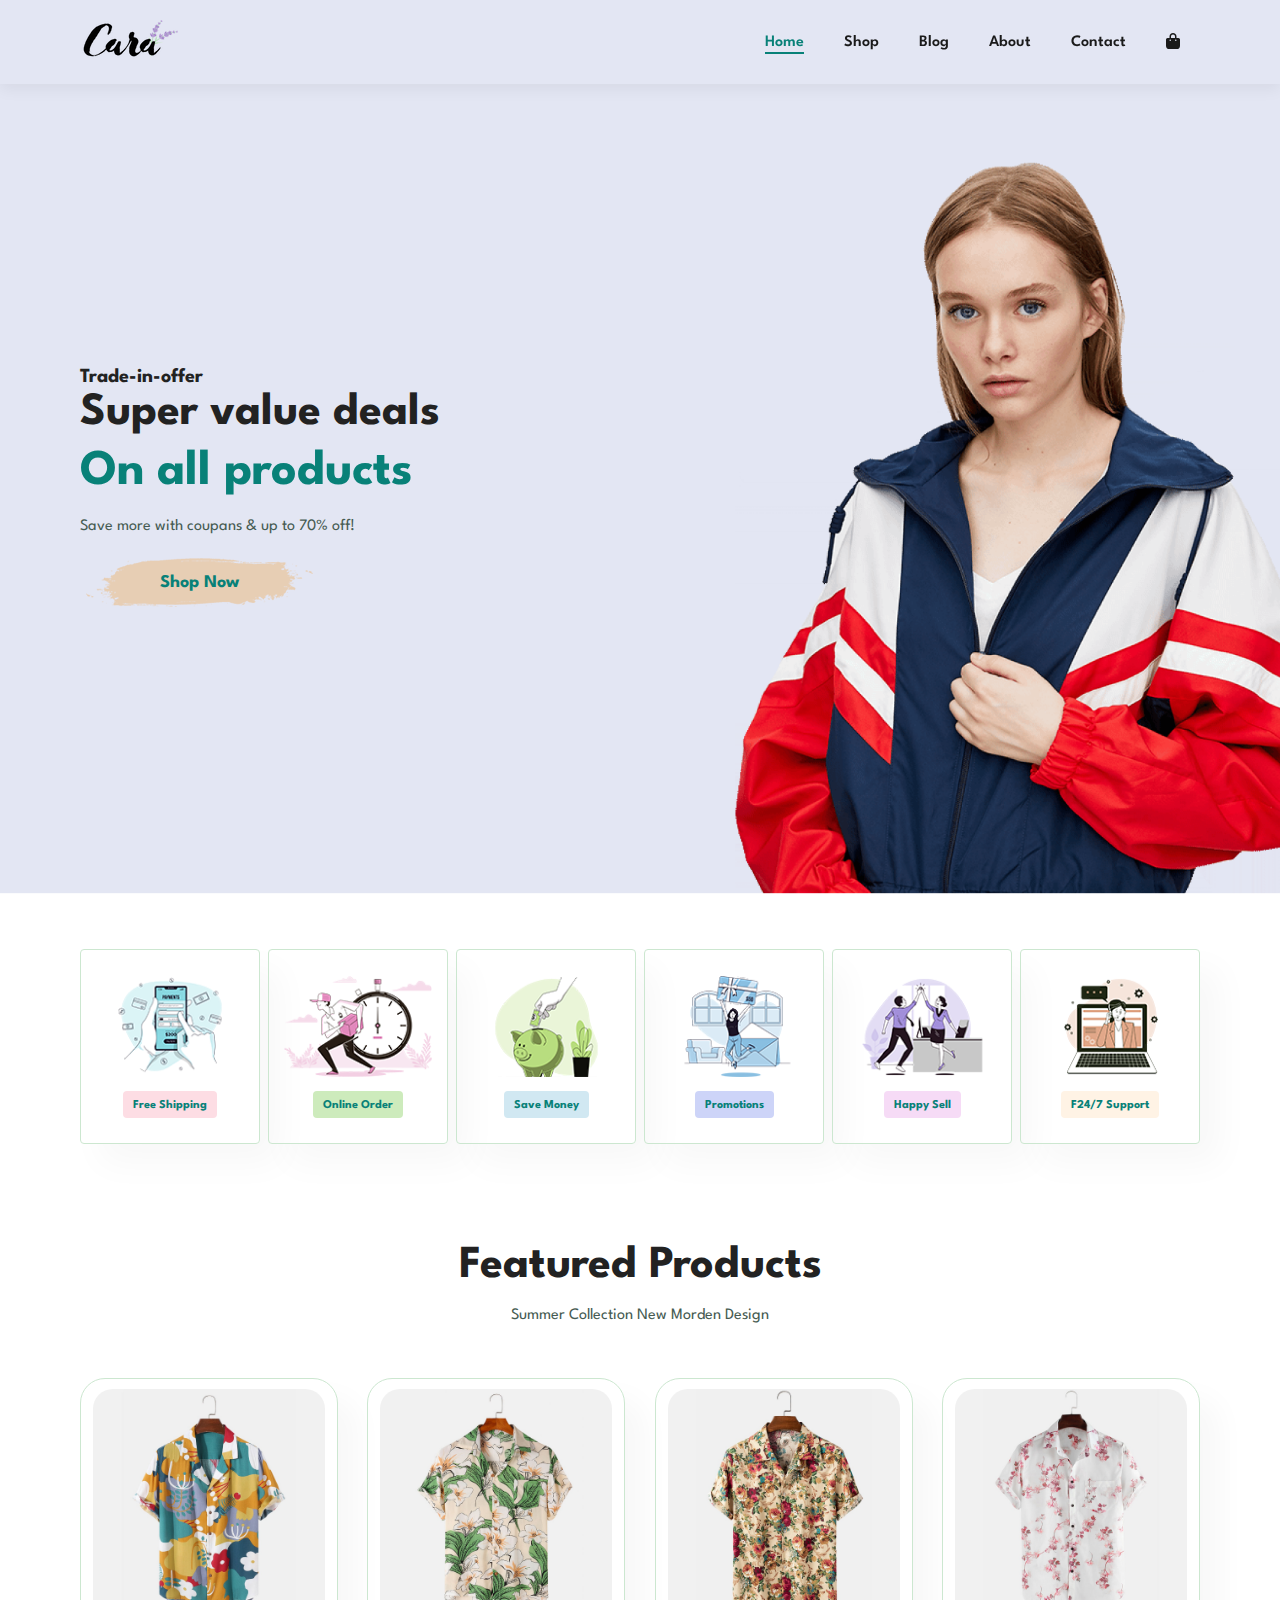
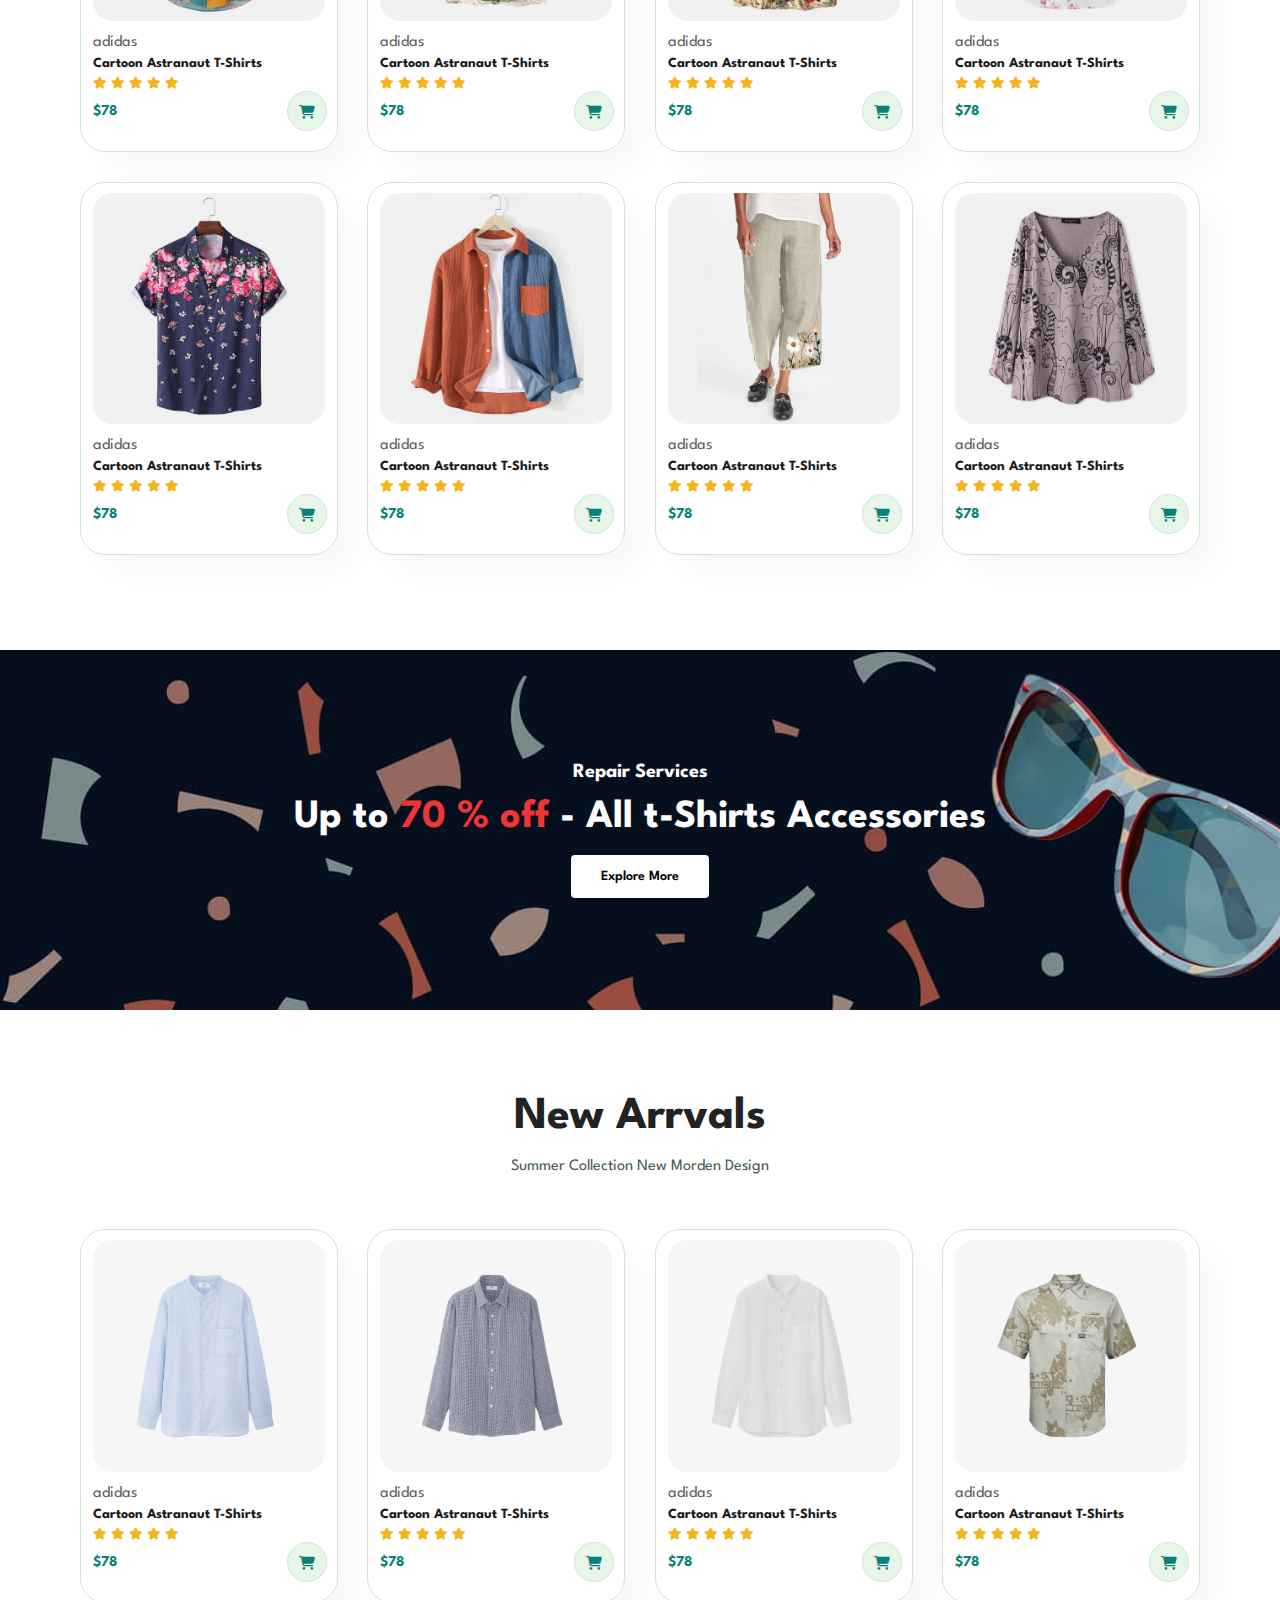
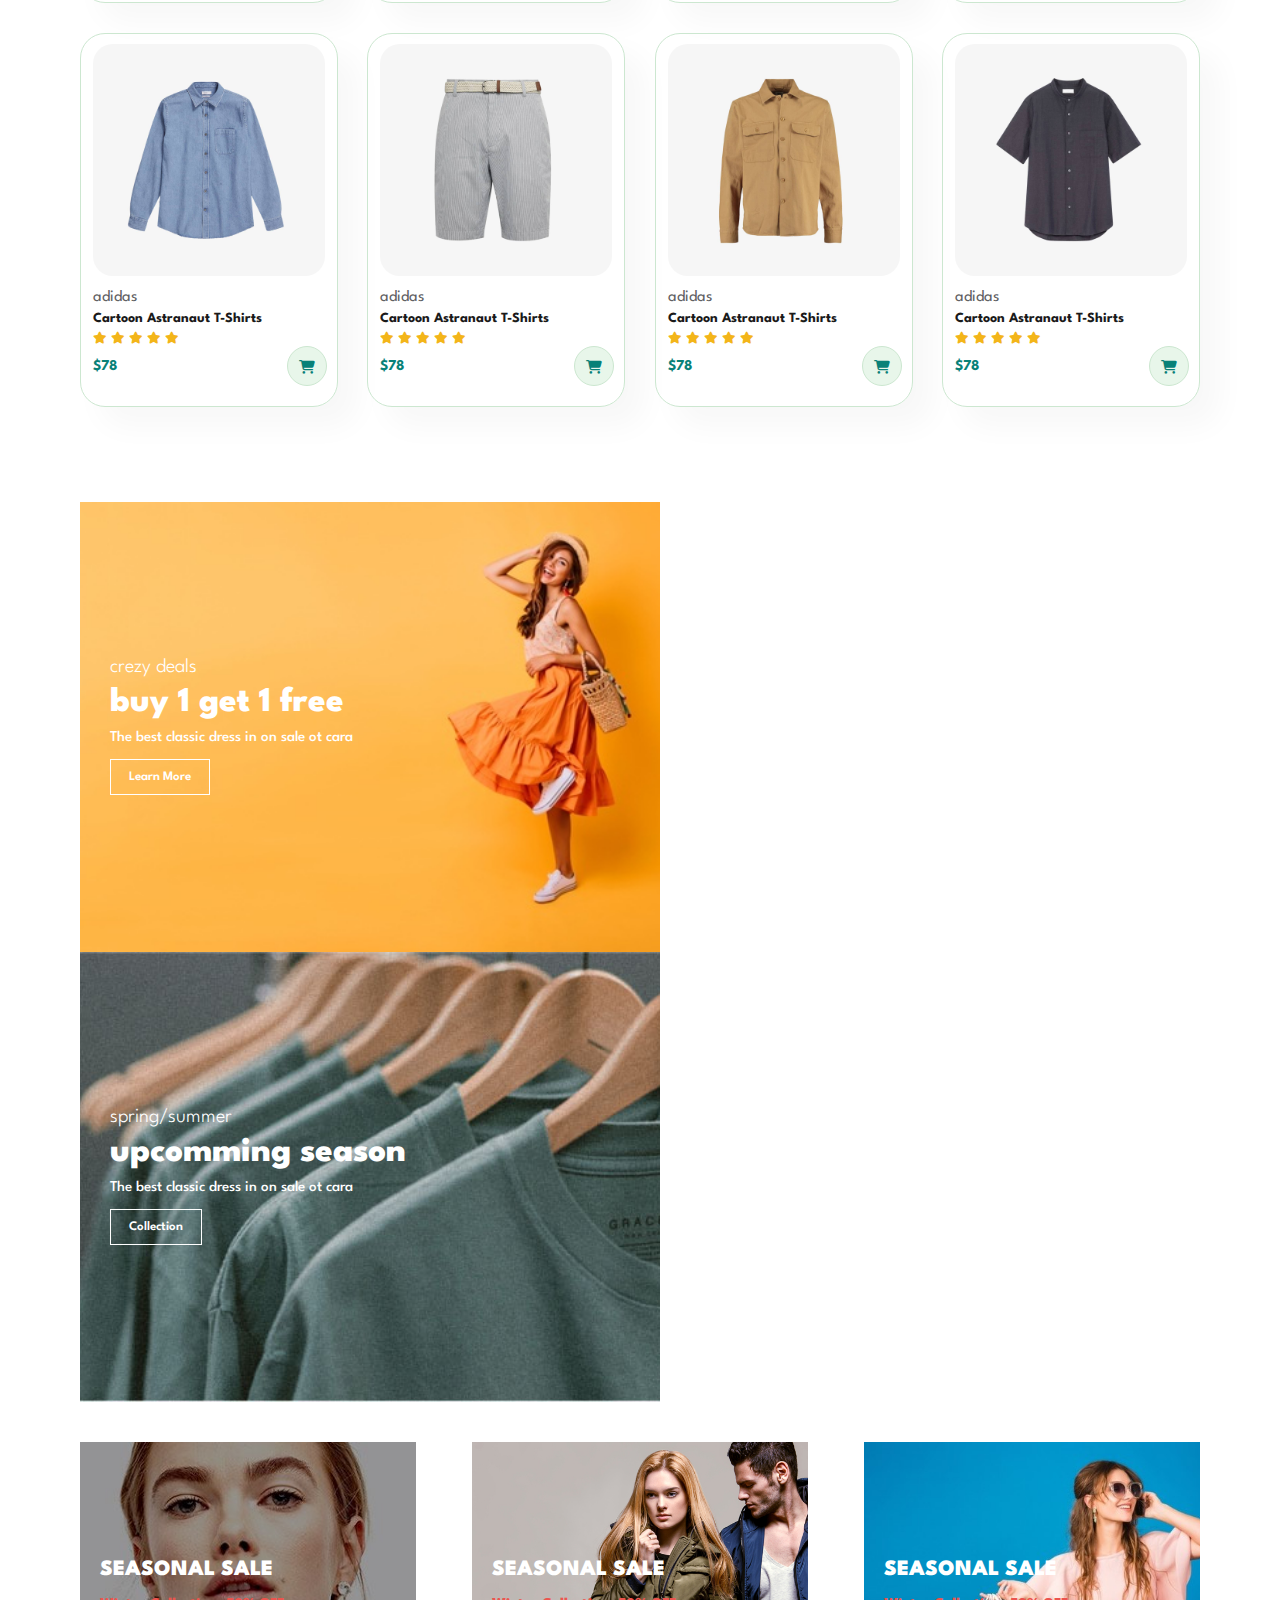
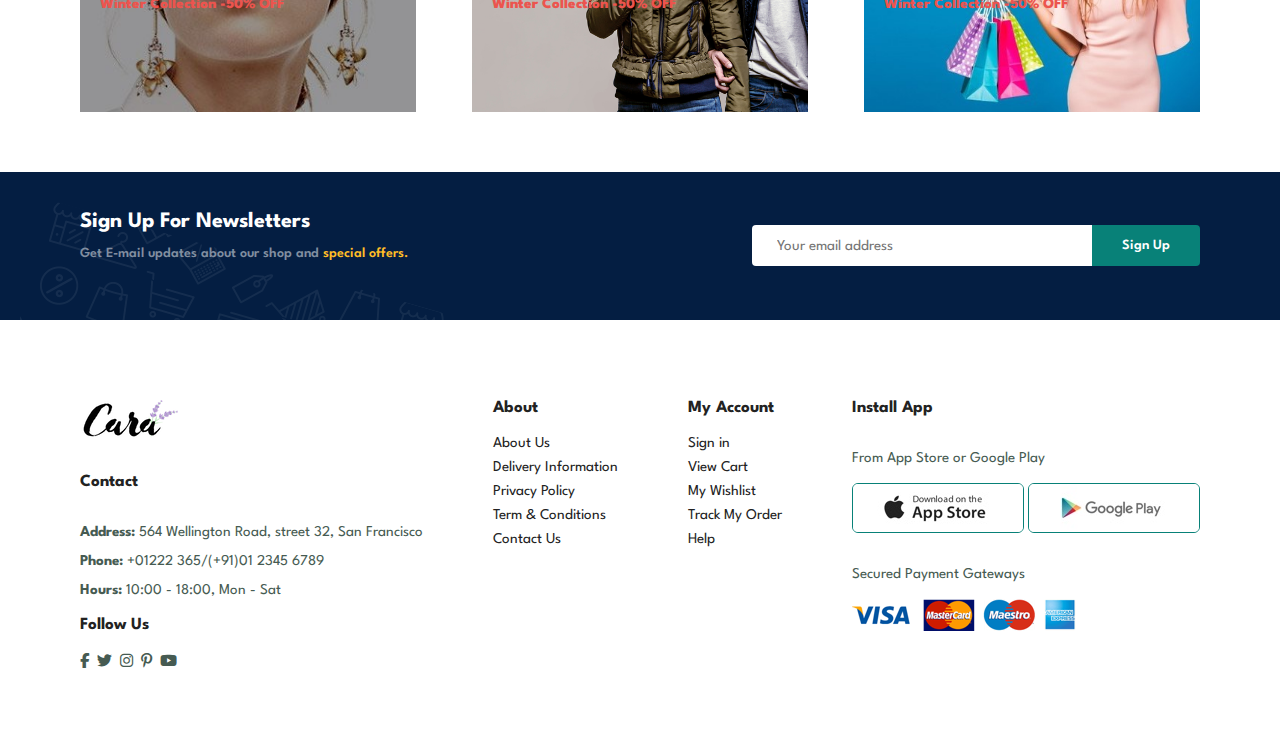
<file: index.html>
<!DOCTYPE html>
<html lang="en">

<head>
    <meta charset="UTF-8">
    <meta name="viewport" content="width=device-width, initial-scale=1.0">
    <!-- title name  -->
    <title>Shop cara</title>
    <!-- link font-awesome icon cdn  -->
    <link rel="stylesheet" href="https://cdnjs.cloudflare.com/ajax/libs/font-awesome/6.6.0/css/all.min.css" />
    <!-- link style sheet  -->
    <link rel="stylesheet" href="style.css">
    <link rel="stylesheet" href="responsive.css">
</head>

<body>
    <header>
        <div class="logo">
            <a href="#"><img src="img/logo.png" alt="logo"></a>
        </div>
        <div>
            <ul class="navbar">
                <li><a class="active" href="home.html">Home</a></li>
                <li><a href="shop.html">Shop</a></li>
                <li><a href="blog.html">Blog</a></li>
                <li><a href="about.html">About</a></li>
                <li><a href="contact.html">Contact</a></li>
                <li><a href="cart.html"><i class="fa-solid fa-bag-shopping bag"></i></a></li>
                <i class="fa-solid fa-xmark closebar"></i>
            </ul>
        </div>
        <div class="mobile">
            <a href="cart.html"><i class="fa-solid fa-bag-shopping"></i></a>
            <i class="fa-solid fa-bars menubar"></i>
        </div>
    </header>

    <section class="hero">
        <h4>Trade-in-offer</h4>
        <h2>Super value deals</h2>
        <h1>On all products</h1>
        <p>Save more with coupans & up to 70% off!</p>
        <button>Shop Now</button>
    </section>

    <section class="feature section-p1">
        <div class="fea-box">
            <img src="img/features/f1.png" alt="free shipping">
            <h6>Free Shipping</h6>
        </div>
        <div class="fea-box">
            <img src="img/features/f2.png" alt="Online Order">
            <h6>Online Order</h6>
        </div>
        <div class="fea-box">
            <img src="img/features/f3.png" alt="Save Money">
            <h6>Save Money</h6>
        </div>
        <div class="fea-box">
            <img src="img/features/f4.png" alt="Promotions">
            <h6>Promotions</h6>
        </div>
        <div class="fea-box">
            <img src="img/features/f5.png" alt="Happy Sell">
            <h6>Happy Sell</h6>
        </div>
        <div class="fea-box">
            <img src="img/features/f6.png" alt="F24/7 Support">
            <h6>F24/7 Support</h6>
        </div>
    </section>

    <section class="product1 section-p1">
        <h2>Featured Products</h2>
        <p>Summer Collection New Morden Design</p>
        <div class="product-container">
            <div class="product" onclick="window.location.href='shop.html';">
                <img src="img/products/f1.jpg" alt="">
                <div class="description">
                    <span>adidas</span>
                    <h5>Cartoon Astranaut T-Shirts</h5>
                    <div class="rating">
                        <i class="fa fa-star"></i>
                        <i class="fa fa-star"></i>
                        <i class="fa fa-star"></i>
                        <i class="fa fa-star"></i>
                        <i class="fa fa-star"></i>
                    </div>
                    <h4>$78</h4>
                </div>
                <a href="#"><i class="fa-solid fa-cart-shopping cart"></i></a>
            </div>
            <div class="product" onclick="window.location.href='shop.html';">
                <img src="img/products/f2.jpg" alt="">
                <div class="description">
                    <span>adidas</span>
                    <h5>Cartoon Astranaut T-Shirts</h5>
                    <div class="rating">
                        <i class="fa fa-star"></i>
                        <i class="fa fa-star"></i>
                        <i class="fa fa-star"></i>
                        <i class="fa fa-star"></i>
                        <i class="fa fa-star"></i>
                    </div>
                    <h4>$78</h4>
                </div>
                <a href="#"><i class="fa-solid fa-cart-shopping cart"></i></a>
            </div>
            <div class="product">
                <img src="img/products/f3.jpg" alt="">
                <div class="description">
                    <span>adidas</span>
                    <h5>Cartoon Astranaut T-Shirts</h5>
                    <div class="rating">
                        <i class="fa fa-star"></i>
                        <i class="fa fa-star"></i>
                        <i class="fa fa-star"></i>
                        <i class="fa fa-star"></i>
                        <i class="fa fa-star"></i>
                    </div>
                    <h4>$78</h4>
                </div>
                <a href="#"><i class="fa-solid fa-cart-shopping cart"></i></a>
            </div>
            <div class="product">
                <img src="img/products/f4.jpg" alt="">
                <div class="description">
                    <span>adidas</span>
                    <h5>Cartoon Astranaut T-Shirts</h5>
                    <div class="rating">
                        <i class="fa fa-star"></i>
                        <i class="fa fa-star"></i>
                        <i class="fa fa-star"></i>
                        <i class="fa fa-star"></i>
                        <i class="fa fa-star"></i>
                    </div>
                    <h4>$78</h4>
                </div>
                <a href="#"><i class="fa-solid fa-cart-shopping cart"></i></a>
            </div>
            <div class="product">
                <img src="img/products/f5.jpg" alt="">
                <div class="description">
                    <span>adidas</span>
                    <h5>Cartoon Astranaut T-Shirts</h5>
                    <div class="rating">
                        <i class="fa fa-star"></i>
                        <i class="fa fa-star"></i>
                        <i class="fa fa-star"></i>
                        <i class="fa fa-star"></i>
                        <i class="fa fa-star"></i>
                    </div>
                    <h4>$78</h4>
                </div>
                <a href="#"><i class="fa-solid fa-cart-shopping cart"></i></a>
            </div>
            <div class="product">
                <img src="img/products/f6.jpg" alt="">
                <div class="description">
                    <span>adidas</span>
                    <h5>Cartoon Astranaut T-Shirts</h5>
                    <div class="rating">
                        <i class="fa fa-star"></i>
                        <i class="fa fa-star"></i>
                        <i class="fa fa-star"></i>
                        <i class="fa fa-star"></i>
                        <i class="fa fa-star"></i>
                    </div>
                    <h4>$78</h4>
                </div>
                <a href="#"><i class="fa-solid fa-cart-shopping cart"></i></a>
            </div>
            <div class="product">
                <img src="img/products/f7.jpg" alt="">
                <div class="description">
                    <span>adidas</span>
                    <h5>Cartoon Astranaut T-Shirts</h5>
                    <div class="rating">
                        <i class="fa fa-star"></i>
                        <i class="fa fa-star"></i>
                        <i class="fa fa-star"></i>
                        <i class="fa fa-star"></i>
                        <i class="fa fa-star"></i>
                    </div>
                    <h4>$78</h4>
                </div>
                <a href="#"><i class="fa-solid fa-cart-shopping cart"></i></a>
            </div>
            <div class="product">
                <img src="img/products/f8.jpg" alt="">
                <div class="description">
                    <span>adidas</span>
                    <h5>Cartoon Astranaut T-Shirts</h5>
                    <div class="rating">
                        <i class="fa fa-star"></i>
                        <i class="fa fa-star"></i>
                        <i class="fa fa-star"></i>
                        <i class="fa fa-star"></i>
                        <i class="fa fa-star"></i>
                    </div>
                    <h4>$78</h4>
                </div>
                <a href="#"><i class="fa-solid fa-cart-shopping cart"></i></a>
            </div>
        </div>
    </section>

    <section class="banner section-m1">
        <h4>Repair Services</h4>
        <h2>Up to <span>70 % off</span> - All t-Shirts Accessories</h2>
        <button>Explore More</button>
    </section>

    <section class="product1 section-p1">
        <h2>New Arrvals</h2>
        <p>Summer Collection New Morden Design</p>
        <div class="product-container">
            <div class="product" onclick="window.location.href='shop.html';">
                <img src="img/products/n1.jpg" alt="">
                <div class="description">
                    <span>adidas</span>
                    <h5>Cartoon Astranaut T-Shirts</h5>
                    <div class="rating">
                        <i class="fa fa-star"></i>
                        <i class="fa fa-star"></i>
                        <i class="fa fa-star"></i>
                        <i class="fa fa-star"></i>
                        <i class="fa fa-star"></i>
                    </div>
                    <h4>$78</h4>
                </div>
                <a href="#"><i class="fa-solid fa-cart-shopping cart"></i></a>
            </div>
            <div class="product" onclick="window.location.href='shop.html';">
                <img src="img/products/n2.jpg" alt="">
                <div class="description">
                    <span>adidas</span>
                    <h5>Cartoon Astranaut T-Shirts</h5>
                    <div class="rating">
                        <i class="fa fa-star"></i>
                        <i class="fa fa-star"></i>
                        <i class="fa fa-star"></i>
                        <i class="fa fa-star"></i>
                        <i class="fa fa-star"></i>
                    </div>
                    <h4>$78</h4>
                </div>
                <a href="#"><i class="fa-solid fa-cart-shopping cart"></i></a>
            </div>
            <div class="product">
                <img src="img/products/n3.jpg" alt="">
                <div class="description">
                    <span>adidas</span>
                    <h5>Cartoon Astranaut T-Shirts</h5>
                    <div class="rating">
                        <i class="fa fa-star"></i>
                        <i class="fa fa-star"></i>
                        <i class="fa fa-star"></i>
                        <i class="fa fa-star"></i>
                        <i class="fa fa-star"></i>
                    </div>
                    <h4>$78</h4>
                </div>
                <a href="#"><i class="fa-solid fa-cart-shopping cart"></i></a>
            </div>
            <div class="product">
                <img src="img/products/n4.jpg" alt="">
                <div class="description">
                    <span>adidas</span>
                    <h5>Cartoon Astranaut T-Shirts</h5>
                    <div class="rating">
                        <i class="fa fa-star"></i>
                        <i class="fa fa-star"></i>
                        <i class="fa fa-star"></i>
                        <i class="fa fa-star"></i>
                        <i class="fa fa-star"></i>
                    </div>
                    <h4>$78</h4>
                </div>
                <a href="#"><i class="fa-solid fa-cart-shopping cart"></i></a>
            </div>
            <div class="product">
                <img src="img/products/n5.jpg" alt="">
                <div class="description">
                    <span>adidas</span>
                    <h5>Cartoon Astranaut T-Shirts</h5>
                    <div class="rating">
                        <i class="fa fa-star"></i>
                        <i class="fa fa-star"></i>
                        <i class="fa fa-star"></i>
                        <i class="fa fa-star"></i>
                        <i class="fa fa-star"></i>
                    </div>
                    <h4>$78</h4>
                </div>
                <a href="#"><i class="fa-solid fa-cart-shopping cart"></i></a>
            </div>
            <div class="product">
                <img src="img/products/n6.jpg" alt="">
                <div class="description">
                    <span>adidas</span>
                    <h5>Cartoon Astranaut T-Shirts</h5>
                    <div class="rating">
                        <i class="fa fa-star"></i>
                        <i class="fa fa-star"></i>
                        <i class="fa fa-star"></i>
                        <i class="fa fa-star"></i>
                        <i class="fa fa-star"></i>
                    </div>
                    <h4>$78</h4>
                </div>
                <a href="#"><i class="fa-solid fa-cart-shopping cart"></i></a>
            </div>
            <div class="product">
                <img src="img/products/n7.jpg" alt="">
                <div class="description">
                    <span>adidas</span>
                    <h5>Cartoon Astranaut T-Shirts</h5>
                    <div class="rating">
                        <i class="fa fa-star"></i>
                        <i class="fa fa-star"></i>
                        <i class="fa fa-star"></i>
                        <i class="fa fa-star"></i>
                        <i class="fa fa-star"></i>
                    </div>
                    <h4>$78</h4>
                </div>
                <a href="#"><i class="fa-solid fa-cart-shopping cart"></i></a>
            </div>
            <div class="product">
                <img src="img/products/n8.jpg   " alt="">
                <div class="description">
                    <span>adidas</span>
                    <h5>Cartoon Astranaut T-Shirts</h5>
                    <div class="rating">
                        <i class="fa fa-star"></i>
                        <i class="fa fa-star"></i>
                        <i class="fa fa-star"></i>
                        <i class="fa fa-star"></i>
                        <i class="fa fa-star"></i>
                    </div>
                    <h4>$78</h4>
                </div>
                <a href="#"><i class="fa-solid fa-cart-shopping cart"></i></a>
            </div>
        </div>
    </section>

    <section class="sm-banner section-p1">
        <div class="banner-box">
            <h4>crezy deals</h4>
            <h2>buy 1 get 1 free</h2>
            <span>The best classic dress in on sale ot cara</span>
            <button>Learn More</button>
        </div>
        <div class="banner-box banner-box2">
            <h4>spring/summer</h4>
            <h2>upcomming season</h2>
            <span>The best classic dress in on sale ot cara</span>
            <button>Collection</button>
        </div>
    </section>

    <section class="banner3">
        <div class="banner-box">
            <h2>SEASONAL SALE</h2>
            <h3>Winter Collection -50% OFF</h3>
        </div>
        <div class="banner-box banner-box2">
            <h2>SEASONAL SALE</h2>
            <h3>Winter Collection -50% OFF</h3>
        </div>
        <div class="banner-box banner-box3">
            <h2>SEASONAL SALE</h2>
            <h3>Winter Collection -50% OFF</h3>
        </div>
    </section>

    <section class="newsletters section-p1 section-m1">
        <div class="news">
            <h4>Sign Up For Newsletters</h4>
            <p>Get E-mail updates about our shop and <span>special offers.</span></p>
        </div>
        <div class="form">
            <input type="text" placeholder="Your email address">
            <button>Sign Up</button>
        </div>
    </section>

    <footer class="section-p1">
        <div class="col-1">
            <img src="img/logo.png" alt="logo">
            <h4>Contact</h4>
            <p><strong>Address:</strong> 564 Wellington Road, street 32, San Francisco</p>
            <p><strong>Phone:</strong> +01222 365/(+91)01 2345 6789</p>
            <p><strong>Hours:</strong> 10:00 - 18:00, Mon - Sat</p>
            <div class="follow">
                <h4>Follow Us</h4>
                <a href="#"> <i class="fa-brands fa-facebook-f"></i></a>
                <a href="#"> <i class="fa-brands fa-twitter"></i></a>
                <a href="#"> <i class="fa-brands fa-instagram"></i></a>
                <a href="#"> <i class="fa-brands fa-pinterest-p"></i></a>
                <a href="#"> <i class="fa-brands fa-youtube"></i></a>
            </div>
        </div>
        <div class="col-2">
            <h4>About</h4>
            <a href="#">About Us</a>
            <a href="#">Delivery Information</a>
            <a href="#">Privacy Policy</a>
            <a href="#">Term & Conditions</a>
            <a href="#">Contact Us</a>
        </div>
        <div class="col-3">
            <h4>My Account</h4>
            <a href="#">Sign in</a>
            <a href="#">View Cart</a>
            <a href="#">My Wishlist</a>
            <a href="#">Track My Order</a>
            <a href="#">Help</a>
        </div>
        <div class="col-4">
            <h4>Install App</h4>
            <p>From App Store or Google Play</p>
            <div class="app">
                <img src="img/pay/app.jpg" alt="">
                <img src="img/pay/play.jpg" alt="">
            </div>
            <p>Secured Payment Gateways</p>
            <img src="img/pay/pay.png" alt="">
        </div>
    </footer>


    <!-- link script sheet  -->
    <script src="script.js"></script>
</body>

</html>
</file>
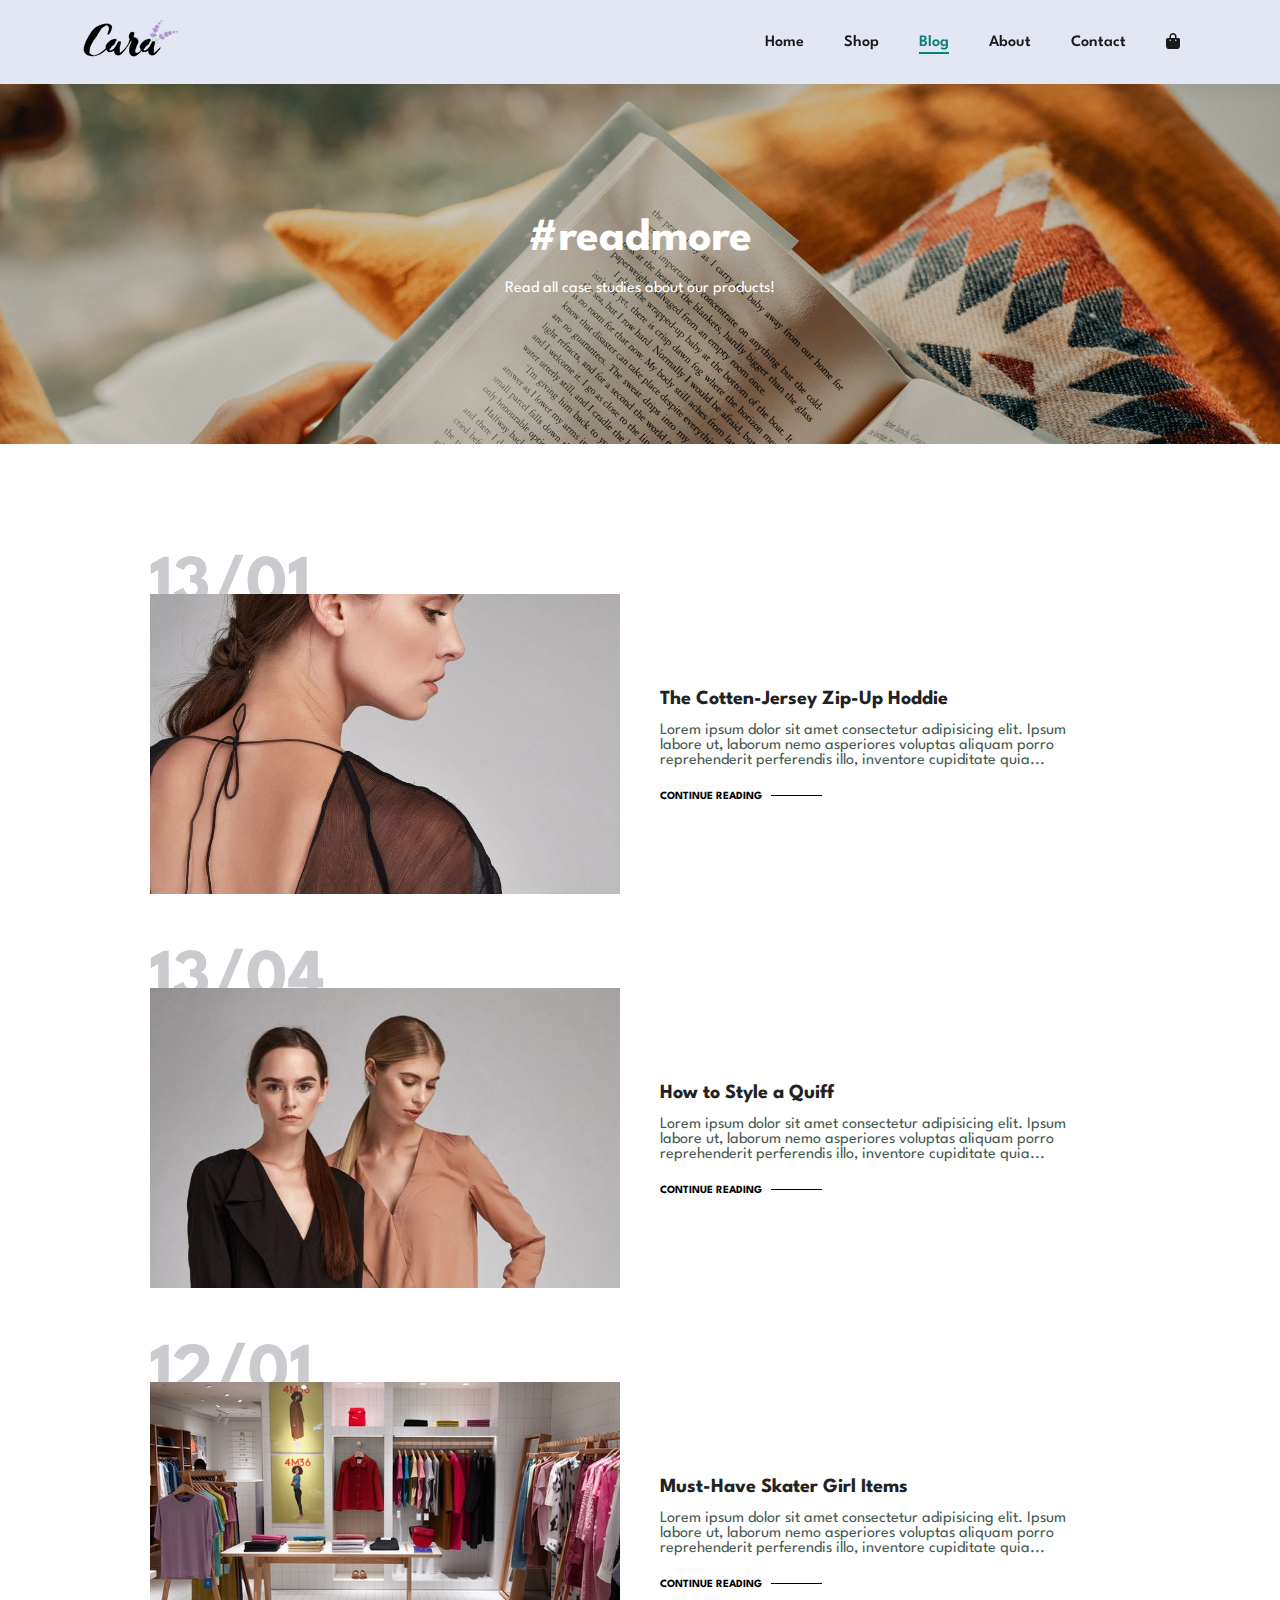
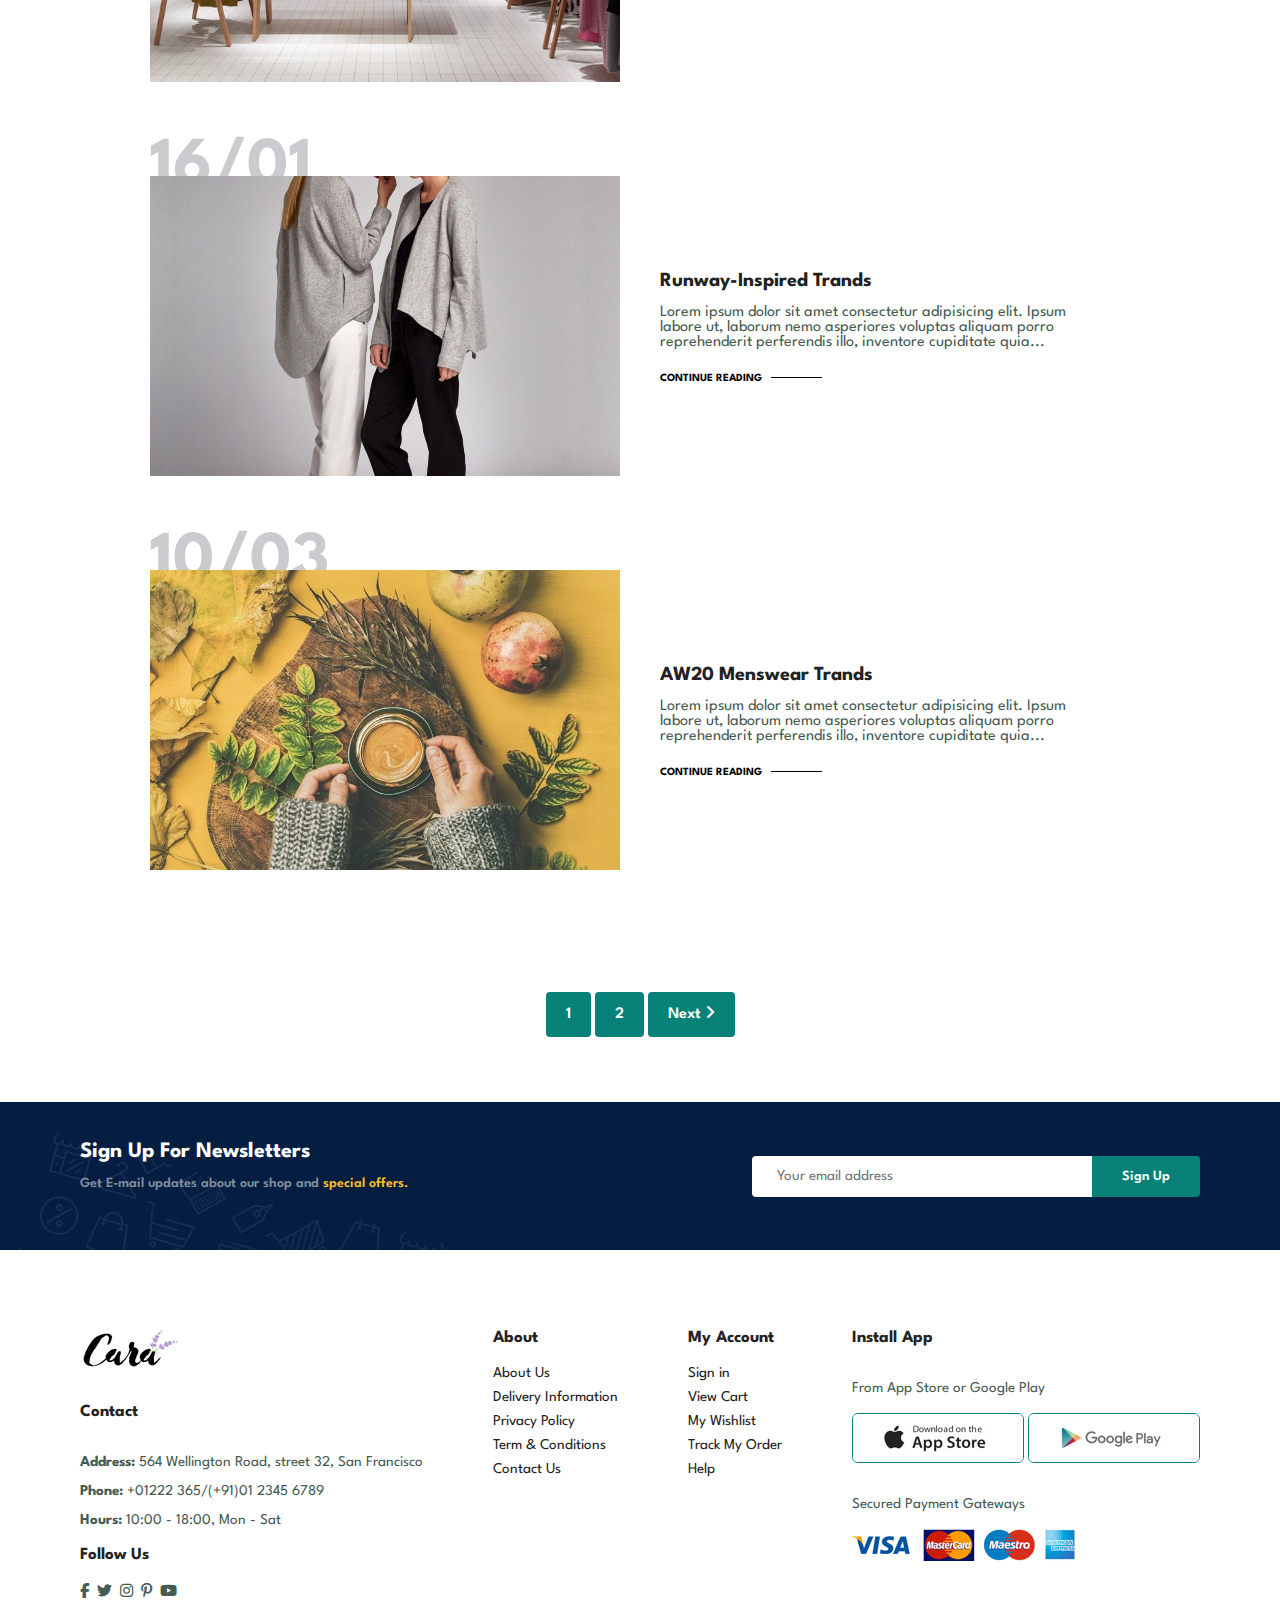
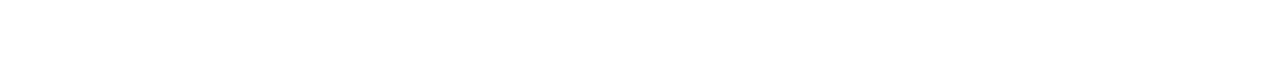
<file: blog.html>
<!DOCTYPE html>
<html lang="en">

<head>
    <meta charset="UTF-8">
    <meta name="viewport" content="width=device-width, initial-scale=1.0">
    <!-- title name  -->
    <title>Shop cara</title>
    <!-- link font-awesome icon cdn  -->
    <link rel="stylesheet" href="https://cdnjs.cloudflare.com/ajax/libs/font-awesome/6.6.0/css/all.min.css" />
    <!-- link style sheet  -->
    <link rel="stylesheet" href="style.css">
    <link rel="stylesheet" href="responsive.css">
    <link rel="stylesheet" href="shop.css">
    <link rel="stylesheet" href="blog.css">
</head>

<body>
    <header>
        <div class="logo">
            <a href="#"><img src="img/logo.png" alt="logo"></a>
        </div>
        <div>
            <ul class="navbar">
                <li><a href="index.html">Home</a></li>
                <li><a href="shop.html">Shop</a></li>
                <li><a class="active" href="blog.html">Blog</a></li>
                <li><a href="about.html">About</a></li>
                <li><a href="contact.html">Contact</a></li>
                <li><a href="cart.html"><i class="fa-solid fa-bag-shopping bag"></i></a></li>
                <i class="fa-solid fa-xmark closebar"></i>
            </ul>
        </div>
        <div class="mobile">
            <a href="cart.html"><i class="fa-solid fa-bag-shopping"></i></a>
            <i class="fa-solid fa-bars menubar"></i>
        </div>
    </header>

    <section class="page-header blog-header">
        <h2>#readmore</h2>
        <p>Read all case studies about our products!</p>
    </section>

    <section class="blogs">
        <div class="blog-box">
            <div class="blog-img">
                <img src="img/blog/b1.jpg" alt="">
            </div>
            <div class="blog-details">
                <h4>The Cotten-Jersey Zip-Up Hoddie</h4>
                <p>Lorem ipsum dolor sit amet consectetur adipisicing elit. Ipsum labore ut, laborum nemo asperiores
                    voluptas aliquam porro reprehenderit perferendis illo, inventore cupiditate quia...</p>
                <a href="#">CONTINUE READING </a>
            </div>
            <h1>13/01</h1>
        </div>
        <div class="blog-box">
            <div class="blog-img">
                <img src="img/blog/b2.jpg" alt="">
            </div>
            <div class="blog-details">
                <h4>How to Style a Quiff</h4>
                <p>Lorem ipsum dolor sit amet consectetur adipisicing elit. Ipsum labore ut, laborum nemo asperiores
                    voluptas aliquam porro reprehenderit perferendis illo, inventore cupiditate quia...</p>
                <a href="#">CONTINUE READING </a>
            </div>
            <h1>13/04</h1>
        </div>
        <div class="blog-box">
            <div class="blog-img">
                <img src="img/blog/b3.jpg" alt="">
            </div>
            <div class="blog-details">
                <h4>Must-Have Skater Girl Items</h4>
                <p>Lorem ipsum dolor sit amet consectetur adipisicing elit. Ipsum labore ut, laborum nemo asperiores
                    voluptas aliquam porro reprehenderit perferendis illo, inventore cupiditate quia...</p>
                <a href="#">CONTINUE READING </a>
            </div>
            <h1>12/01</h1>
        </div>
        <div class="blog-box">
            <div class="blog-img">
                <img src="img/blog/b4.jpg" alt="">
            </div>
            <div class="blog-details">
                <h4>Runway-Inspired Trands</h4>
                <p>Lorem ipsum dolor sit amet consectetur adipisicing elit. Ipsum labore ut, laborum nemo asperiores
                    voluptas aliquam porro reprehenderit perferendis illo, inventore cupiditate quia...</p>
                <a href="#">CONTINUE READING </a>
            </div>
            <h1>16/01</h1>
        </div>
        <div class="blog-box">
            <div class="blog-img">
                <img src="img/blog/b6.jpg" alt="">
            </div>
            <div class="blog-details">
                <h4>AW20 Menswear Trands</h4>
                <p>Lorem ipsum dolor sit amet consectetur adipisicing elit. Ipsum labore ut, laborum nemo asperiores
                    voluptas aliquam porro reprehenderit perferendis illo, inventore cupiditate quia...</p>
                <a href="#">CONTINUE READING </a>
            </div>
            <h1>10/03</h1>
        </div>
    </section>

    <section class="pagination section-p1">
        <a href="#">1</a>
        <a href="#">2</a>
        <a href="#">Next <i class="fa-solid fa-angle-right"></i></a>
    </section>

    <section class="newsletters section-p1 section-m1">
        <div class="news">
            <h4>Sign Up For Newsletters</h4>
            <p>Get E-mail updates about our shop and <span>special offers.</span></p>
        </div>
        <div class="form">
            <input type="text" placeholder="Your email address">
            <button>Sign Up</button>
        </div>
    </section>

    <footer class="section-p1">
        <div class="col-1">
            <img src="img/logo.png" alt="logo">
            <h4>Contact</h4>
            <p><strong>Address:</strong> 564 Wellington Road, street 32, San Francisco</p>
            <p><strong>Phone:</strong> +01222 365/(+91)01 2345 6789</p>
            <p><strong>Hours:</strong> 10:00 - 18:00, Mon - Sat</p>
            <div class="follow">
                <h4>Follow Us</h4>
                <a href="#"> <i class="fa-brands fa-facebook-f"></i></a>
                <a href="#"> <i class="fa-brands fa-twitter"></i></a>
                <a href="#"> <i class="fa-brands fa-instagram"></i></a>
                <a href="#"> <i class="fa-brands fa-pinterest-p"></i></a>
                <a href="#"> <i class="fa-brands fa-youtube"></i></a>
            </div>
        </div>
        <div class="col-2">
            <h4>About</h4>
            <a href="#">About Us</a>
            <a href="#">Delivery Information</a>
            <a href="#">Privacy Policy</a>
            <a href="#">Term & Conditions</a>
            <a href="#">Contact Us</a>
        </div>
        <div class="col-3">
            <h4>My Account</h4>
            <a href="#">Sign in</a>
            <a href="#">View Cart</a>
            <a href="#">My Wishlist</a>
            <a href="#">Track My Order</a>
            <a href="#">Help</a>
        </div>
        <div class="col-4">
            <h4>Install App</h4>
            <p>From App Store or Google Play</p>
            <div class="app">
                <img src="img/pay/app.jpg" alt="">
                <img src="img/pay/play.jpg" alt="">
            </div>
            <p>Secured Payment Gateways</p>
            <img src="img/pay/pay.png" alt="">
        </div>
    </footer>


    <!-- link script sheet  -->
    <script src="script.js"></script>
</body>

</html>
</file>
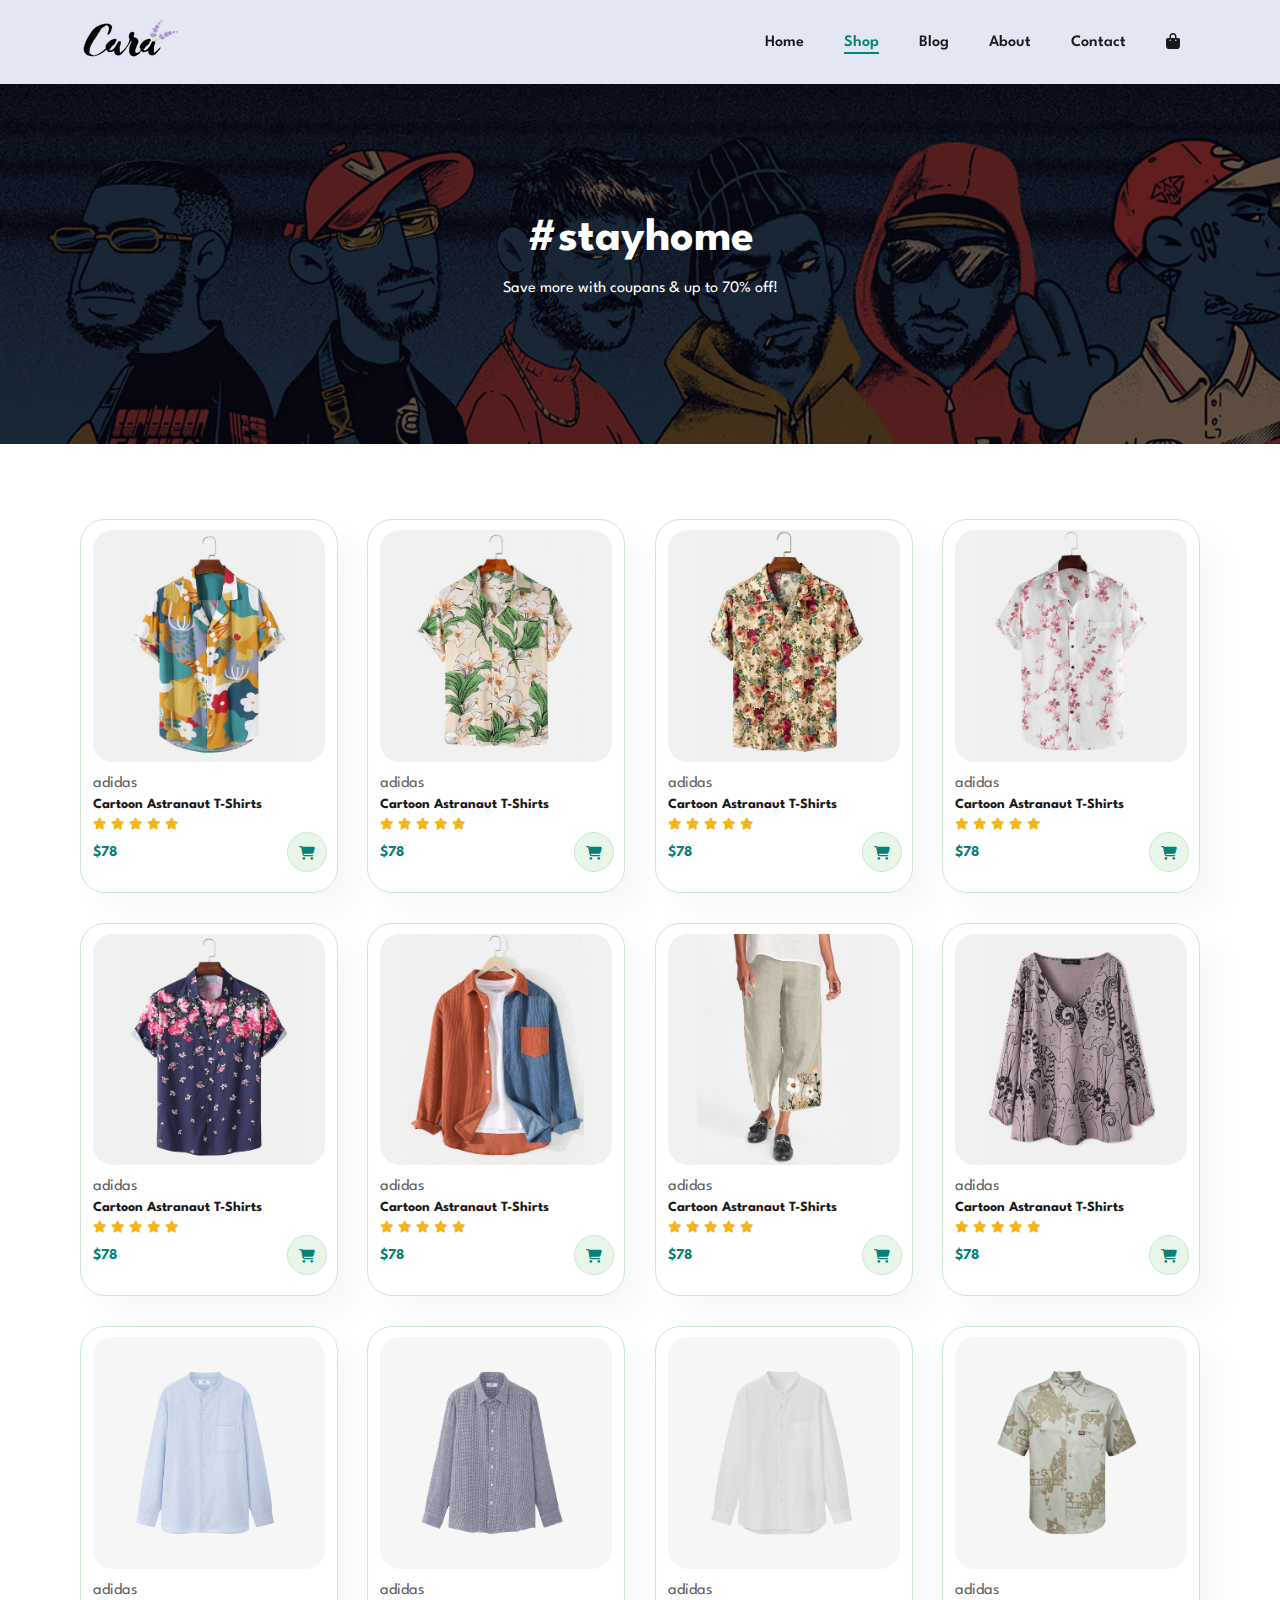
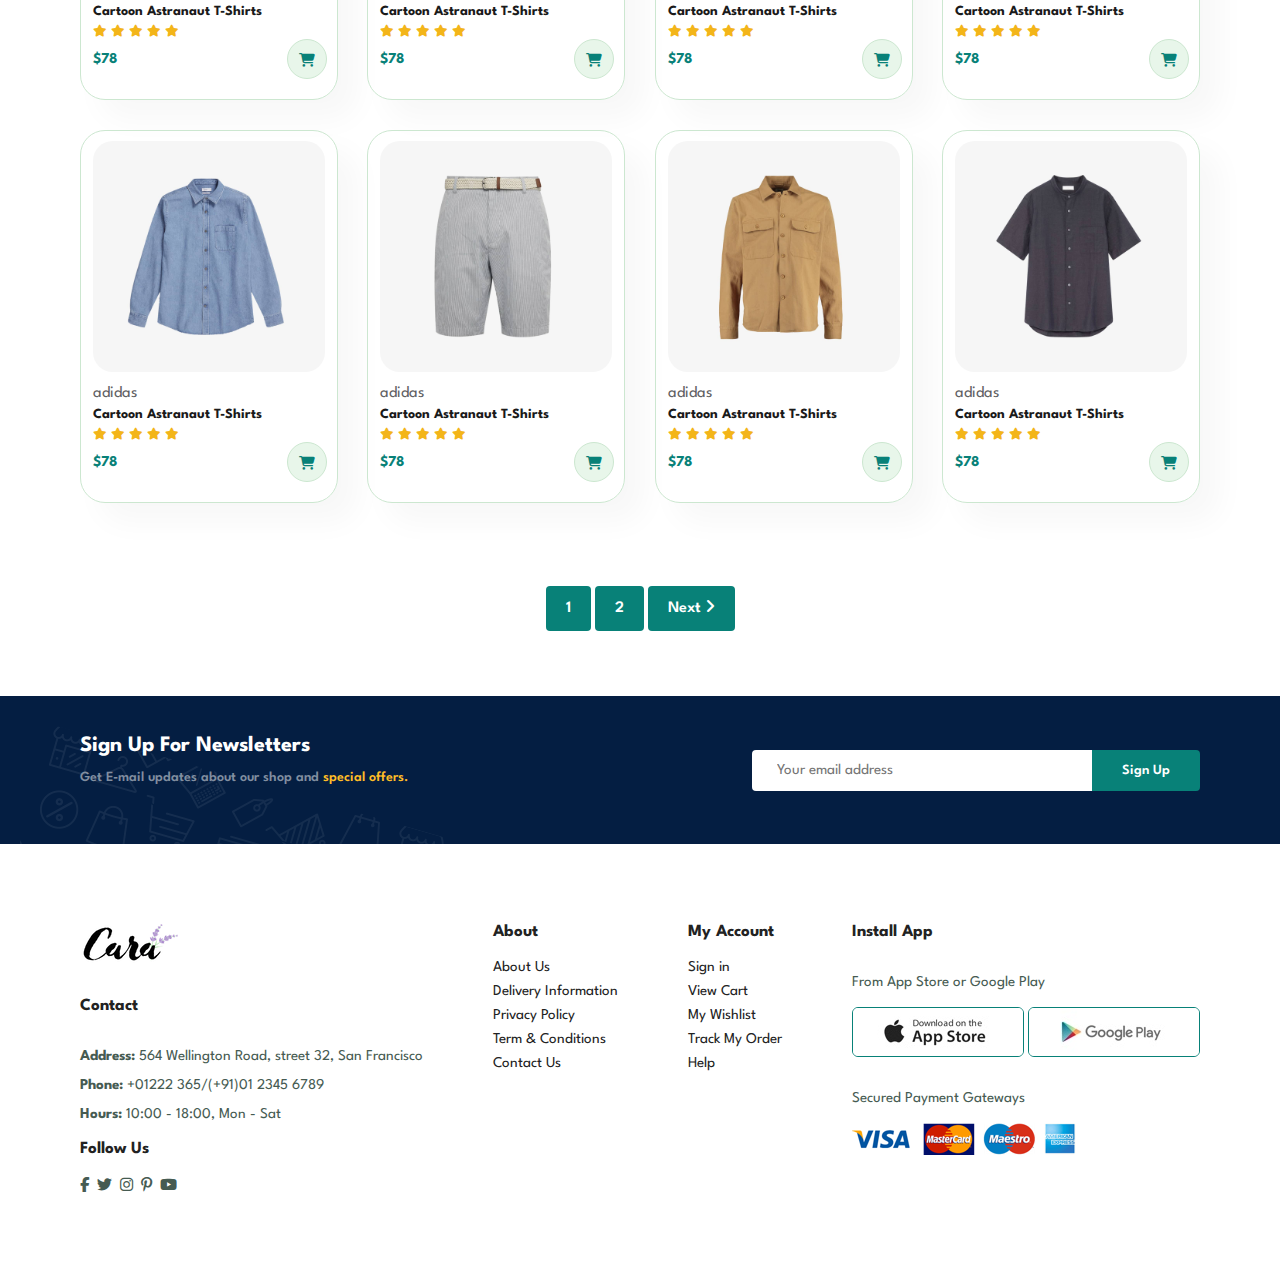
<file: shop.html>
<!DOCTYPE html>
<html lang="en">

<head>
    <meta charset="UTF-8">
    <meta name="viewport" content="width=device-width, initial-scale=1.0">
    <!-- title name  -->
    <title>Shop cara</title>
    <!-- link font-awesome icon cdn  -->
    <link rel="stylesheet" href="https://cdnjs.cloudflare.com/ajax/libs/font-awesome/6.6.0/css/all.min.css" />
    <!-- link style sheet  -->
    <link rel="stylesheet" href="style.css">
    <link rel="stylesheet" href="responsive.css">
    <link rel="stylesheet" href="shop.css">
</head>

<body>
    <header>
        <div class="logo">
            <a href="#"><img src="img/logo.png" alt="logo"></a>
        </div>
        <div>
            <ul class="navbar">
                <li><a href="index.html">Home</a></li>
                <li><a class="active" href="shop.html">Shop</a></li>
                <li><a href="blog.html">Blog</a></li>
                <li><a href="about.html">About</a></li>
                <li><a href="contact.html">Contact</a></li>
                <li><a href="cart.html"><i class="fa-solid fa-bag-shopping bag"></i></a></li>
                <i class="fa-solid fa-xmark closebar"></i>
            </ul>
        </div>
        <div class="mobile">
            <a href="cart.html"><i class="fa-solid fa-bag-shopping"></i></a>
            <i class="fa-solid fa-bars menubar"></i>
        </div>
    </header>

    <section class="page-header">
        <h2>#stayhome</h2>
        <p>Save more with coupans & up to 70% off!</p>
    </section>

    <section class="product1 section-p1">
        <div class="product-container">
            <div class="product" onclick="window.location.href='sproduct.html';">
                <img src="img/products/f1.jpg" alt="">
                <div class="description">
                    <span>adidas</span>
                    <h5>Cartoon Astranaut T-Shirts</h5>
                    <div class="rating">
                        <i class="fa fa-star"></i>
                        <i class="fa fa-star"></i>
                        <i class="fa fa-star"></i>
                        <i class="fa fa-star"></i>
                        <i class="fa fa-star"></i>
                    </div>
                    <h4>$78</h4>
                </div>
                <a href="#"><i class="fa-solid fa-cart-shopping cart"></i></a>
            </div>
            <div class="product" onclick="window.location.href='sproduct.html';">
                <img src="img/products/f2.jpg" alt="">
                <div class="description">
                    <span>adidas</span>
                    <h5>Cartoon Astranaut T-Shirts</h5>
                    <div class="rating">
                        <i class="fa fa-star"></i>
                        <i class="fa fa-star"></i>
                        <i class="fa fa-star"></i>
                        <i class="fa fa-star"></i>
                        <i class="fa fa-star"></i>
                    </div>
                    <h4>$78</h4>
                </div>
                <a href="#"><i class="fa-solid fa-cart-shopping cart"></i></a>
            </div>
            <div class="product" onclick="window.location.href='sproduct.html';">
                <img src="img/products/f3.jpg" alt="">
                <div class="description">
                    <span>adidas</span>
                    <h5>Cartoon Astranaut T-Shirts</h5>
                    <div class="rating">
                        <i class="fa fa-star"></i>
                        <i class="fa fa-star"></i>
                        <i class="fa fa-star"></i>
                        <i class="fa fa-star"></i>
                        <i class="fa fa-star"></i>
                    </div>
                    <h4>$78</h4>
                </div>
                <a href="#"><i class="fa-solid fa-cart-shopping cart"></i></a>
            </div>
            <div class="product" onclick="window.location.href='sproduct.html';">
                <img src="img/products/f4.jpg" alt="">
                <div class="description">
                    <span>adidas</span>
                    <h5>Cartoon Astranaut T-Shirts</h5>
                    <div class="rating">
                        <i class="fa fa-star"></i>
                        <i class="fa fa-star"></i>
                        <i class="fa fa-star"></i>
                        <i class="fa fa-star"></i>
                        <i class="fa fa-star"></i>
                    </div>
                    <h4>$78</h4>
                </div>
                <a href="#"><i class="fa-solid fa-cart-shopping cart"></i></a>
            </div>
            <div class="product" onclick="window.location.href='sproduct.html';">
                <img src="img/products/f5.jpg" alt="">
                <div class="description">
                    <span>adidas</span>
                    <h5>Cartoon Astranaut T-Shirts</h5>
                    <div class="rating">
                        <i class="fa fa-star"></i>
                        <i class="fa fa-star"></i>
                        <i class="fa fa-star"></i>
                        <i class="fa fa-star"></i>
                        <i class="fa fa-star"></i>
                    </div>
                    <h4>$78</h4>
                </div>
                <a href="#"><i class="fa-solid fa-cart-shopping cart"></i></a>
            </div>
            <div class="product" onclick="window.location.href='sproduct.html';">
                <img src="img/products/f6.jpg" alt="">
                <div class="description">
                    <span>adidas</span>
                    <h5>Cartoon Astranaut T-Shirts</h5>
                    <div class="rating">
                        <i class="fa fa-star"></i>
                        <i class="fa fa-star"></i>
                        <i class="fa fa-star"></i>
                        <i class="fa fa-star"></i>
                        <i class="fa fa-star"></i>
                    </div>
                    <h4>$78</h4>
                </div>
                <a href="#"><i class="fa-solid fa-cart-shopping cart"></i></a>
            </div>
            <div class="product" onclick="window.location.href='sproduct.html';">
                <img src="img/products/f7.jpg" alt="">
                <div class="description">
                    <span>adidas</span>
                    <h5>Cartoon Astranaut T-Shirts</h5>
                    <div class="rating">
                        <i class="fa fa-star"></i>
                        <i class="fa fa-star"></i>
                        <i class="fa fa-star"></i>
                        <i class="fa fa-star"></i>
                        <i class="fa fa-star"></i>
                    </div>
                    <h4>$78</h4>
                </div>
                <a href="#"><i class="fa-solid fa-cart-shopping cart"></i></a>
            </div>
            <div class="product" onclick="window.location.href='sproduct.html';">
                <img src="img/products/f8.jpg" alt="">
                <div class="description">
                    <span>adidas</span>
                    <h5>Cartoon Astranaut T-Shirts</h5>
                    <div class="rating">
                        <i class="fa fa-star"></i>
                        <i class="fa fa-star"></i>
                        <i class="fa fa-star"></i>
                        <i class="fa fa-star"></i>
                        <i class="fa fa-star"></i>
                    </div>
                    <h4>$78</h4>
                </div>
                <a href="#"><i class="fa-solid fa-cart-shopping cart"></i></a>
            </div>

            <div class="product" onclick="window.location.href='sproduct.html';">
                <img src="img/products/n1.jpg" alt="">
                <div class="description">
                    <span>adidas</span>
                    <h5>Cartoon Astranaut T-Shirts</h5>
                    <div class="rating">
                        <i class="fa fa-star"></i>
                        <i class="fa fa-star"></i>
                        <i class="fa fa-star"></i>
                        <i class="fa fa-star"></i>
                        <i class="fa fa-star"></i>
                    </div>
                    <h4>$78</h4>
                </div>
                <a href="#"><i class="fa-solid fa-cart-shopping cart"></i></a>
            </div>
            <div class="product" onclick="window.location.href='sproduct.html';">
                <img src="img/products/n2.jpg" alt="">
                <div class="description">
                    <span>adidas</span>
                    <h5>Cartoon Astranaut T-Shirts</h5>
                    <div class="rating">
                        <i class="fa fa-star"></i>
                        <i class="fa fa-star"></i>
                        <i class="fa fa-star"></i>
                        <i class="fa fa-star"></i>
                        <i class="fa fa-star"></i>
                    </div>
                    <h4>$78</h4>
                </div>
                <a href="#"><i class="fa-solid fa-cart-shopping cart"></i></a>
            </div>
            <div class="product" onclick="window.location.href='sproduct.html';">
                <img src="img/products/n3.jpg" alt="">
                <div class="description">
                    <span>adidas</span>
                    <h5>Cartoon Astranaut T-Shirts</h5>
                    <div class="rating">
                        <i class="fa fa-star"></i>
                        <i class="fa fa-star"></i>
                        <i class="fa fa-star"></i>
                        <i class="fa fa-star"></i>
                        <i class="fa fa-star"></i>
                    </div>
                    <h4>$78</h4>
                </div>
                <a href="#"><i class="fa-solid fa-cart-shopping cart"></i></a>
            </div>
            <div class="product" onclick="window.location.href='sproduct.html';">
                <img src="img/products/n4.jpg" alt="">
                <div class="description">
                    <span>adidas</span>
                    <h5>Cartoon Astranaut T-Shirts</h5>
                    <div class="rating">
                        <i class="fa fa-star"></i>
                        <i class="fa fa-star"></i>
                        <i class="fa fa-star"></i>
                        <i class="fa fa-star"></i>
                        <i class="fa fa-star"></i>
                    </div>
                    <h4>$78</h4>
                </div>
                <a href="#"><i class="fa-solid fa-cart-shopping cart"></i></a>
            </div>
            <div class="product" onclick="window.location.href='sproduct.html';">
                <img src="img/products/n5.jpg" alt="">
                <div class="description">
                    <span>adidas</span>
                    <h5>Cartoon Astranaut T-Shirts</h5>
                    <div class="rating">
                        <i class="fa fa-star"></i>
                        <i class="fa fa-star"></i>
                        <i class="fa fa-star"></i>
                        <i class="fa fa-star"></i>
                        <i class="fa fa-star"></i>
                    </div>
                    <h4>$78</h4>
                </div>
                <a href="#"><i class="fa-solid fa-cart-shopping cart"></i></a>
            </div>
            <div class="product" onclick="window.location.href='sproduct.html';">
                <img src="img/products/n6.jpg" alt="">
                <div class="description">
                    <span>adidas</span>
                    <h5>Cartoon Astranaut T-Shirts</h5>
                    <div class="rating">
                        <i class="fa fa-star"></i>
                        <i class="fa fa-star"></i>
                        <i class="fa fa-star"></i>
                        <i class="fa fa-star"></i>
                        <i class="fa fa-star"></i>
                    </div>
                    <h4>$78</h4>
                </div>
                <a href="#"><i class="fa-solid fa-cart-shopping cart"></i></a>
            </div>
            <div class="product" onclick="window.location.href='sproduct.html';">
                <img src="img/products/n7.jpg" alt="">
                <div class="description">
                    <span>adidas</span>
                    <h5>Cartoon Astranaut T-Shirts</h5>
                    <div class="rating">
                        <i class="fa fa-star"></i>
                        <i class="fa fa-star"></i>
                        <i class="fa fa-star"></i>
                        <i class="fa fa-star"></i>
                        <i class="fa fa-star"></i>
                    </div>
                    <h4>$78</h4>
                </div>
                <a href="#"><i class="fa-solid fa-cart-shopping cart"></i></a>
            </div>
            <div class="product" onclick="window.location.href='sproduct.html';">
                <img src="img/products/n8.jpg   " alt="">
                <div class="description">
                    <span>adidas</span>
                    <h5>Cartoon Astranaut T-Shirts</h5>
                    <div class="rating">
                        <i class="fa fa-star"></i>
                        <i class="fa fa-star"></i>
                        <i class="fa fa-star"></i>
                        <i class="fa fa-star"></i>
                        <i class="fa fa-star"></i>
                    </div>
                    <h4>$78</h4>
                </div>
                <a href="#"><i class="fa-solid fa-cart-shopping cart"></i></a>
            </div>
        </div>
    </section>

    <section class="pagination section-p1">
        <a href="#">1</a>
        <a href="#">2</a>
        <a href="#">Next <i class="fa-solid fa-angle-right"></i></a>
    </section>

    <section class="newsletters section-p1 section-m1">
        <div class="news">
            <h4>Sign Up For Newsletters</h4>
            <p>Get E-mail updates about our shop and <span>special offers.</span></p>
        </div>
        <div class="form">
            <input type="text" placeholder="Your email address">
            <button>Sign Up</button>
        </div>
    </section>

    <footer class="section-p1">
        <div class="col-1">
            <img src="img/logo.png" alt="logo">
            <h4>Contact</h4>
            <p><strong>Address:</strong> 564 Wellington Road, street 32, San Francisco</p>
            <p><strong>Phone:</strong> +01222 365/(+91)01 2345 6789</p>
            <p><strong>Hours:</strong> 10:00 - 18:00, Mon - Sat</p>
            <div class="follow">
                <h4>Follow Us</h4>
                <a href="#"> <i class="fa-brands fa-facebook-f"></i></a>
                <a href="#"> <i class="fa-brands fa-twitter"></i></a>
                <a href="#"> <i class="fa-brands fa-instagram"></i></a>
                <a href="#"> <i class="fa-brands fa-pinterest-p"></i></a>
                <a href="#"> <i class="fa-brands fa-youtube"></i></a>
            </div>
        </div>
        <div class="col-2">
            <h4>About</h4>
            <a href="#">About Us</a>
            <a href="#">Delivery Information</a>
            <a href="#">Privacy Policy</a>
            <a href="#">Term & Conditions</a>
            <a href="#">Contact Us</a>
        </div>
        <div class="col-3">
            <h4>My Account</h4>
            <a href="#">Sign in</a>
            <a href="#">View Cart</a>
            <a href="#">My Wishlist</a>
            <a href="#">Track My Order</a>
            <a href="#">Help</a>
        </div>
        <div class="col-4">
            <h4>Install App</h4>
            <p>From App Store or Google Play</p>
            <div class="app">
                <img src="img/pay/app.jpg" alt="">
                <img src="img/pay/play.jpg" alt="">
            </div>
            <p>Secured Payment Gateways</p>
            <img src="img/pay/pay.png" alt="">
        </div>
    </footer>


    <!-- link script sheet  -->
    <script src="script.js"></script>
</body>

</html>
</file>
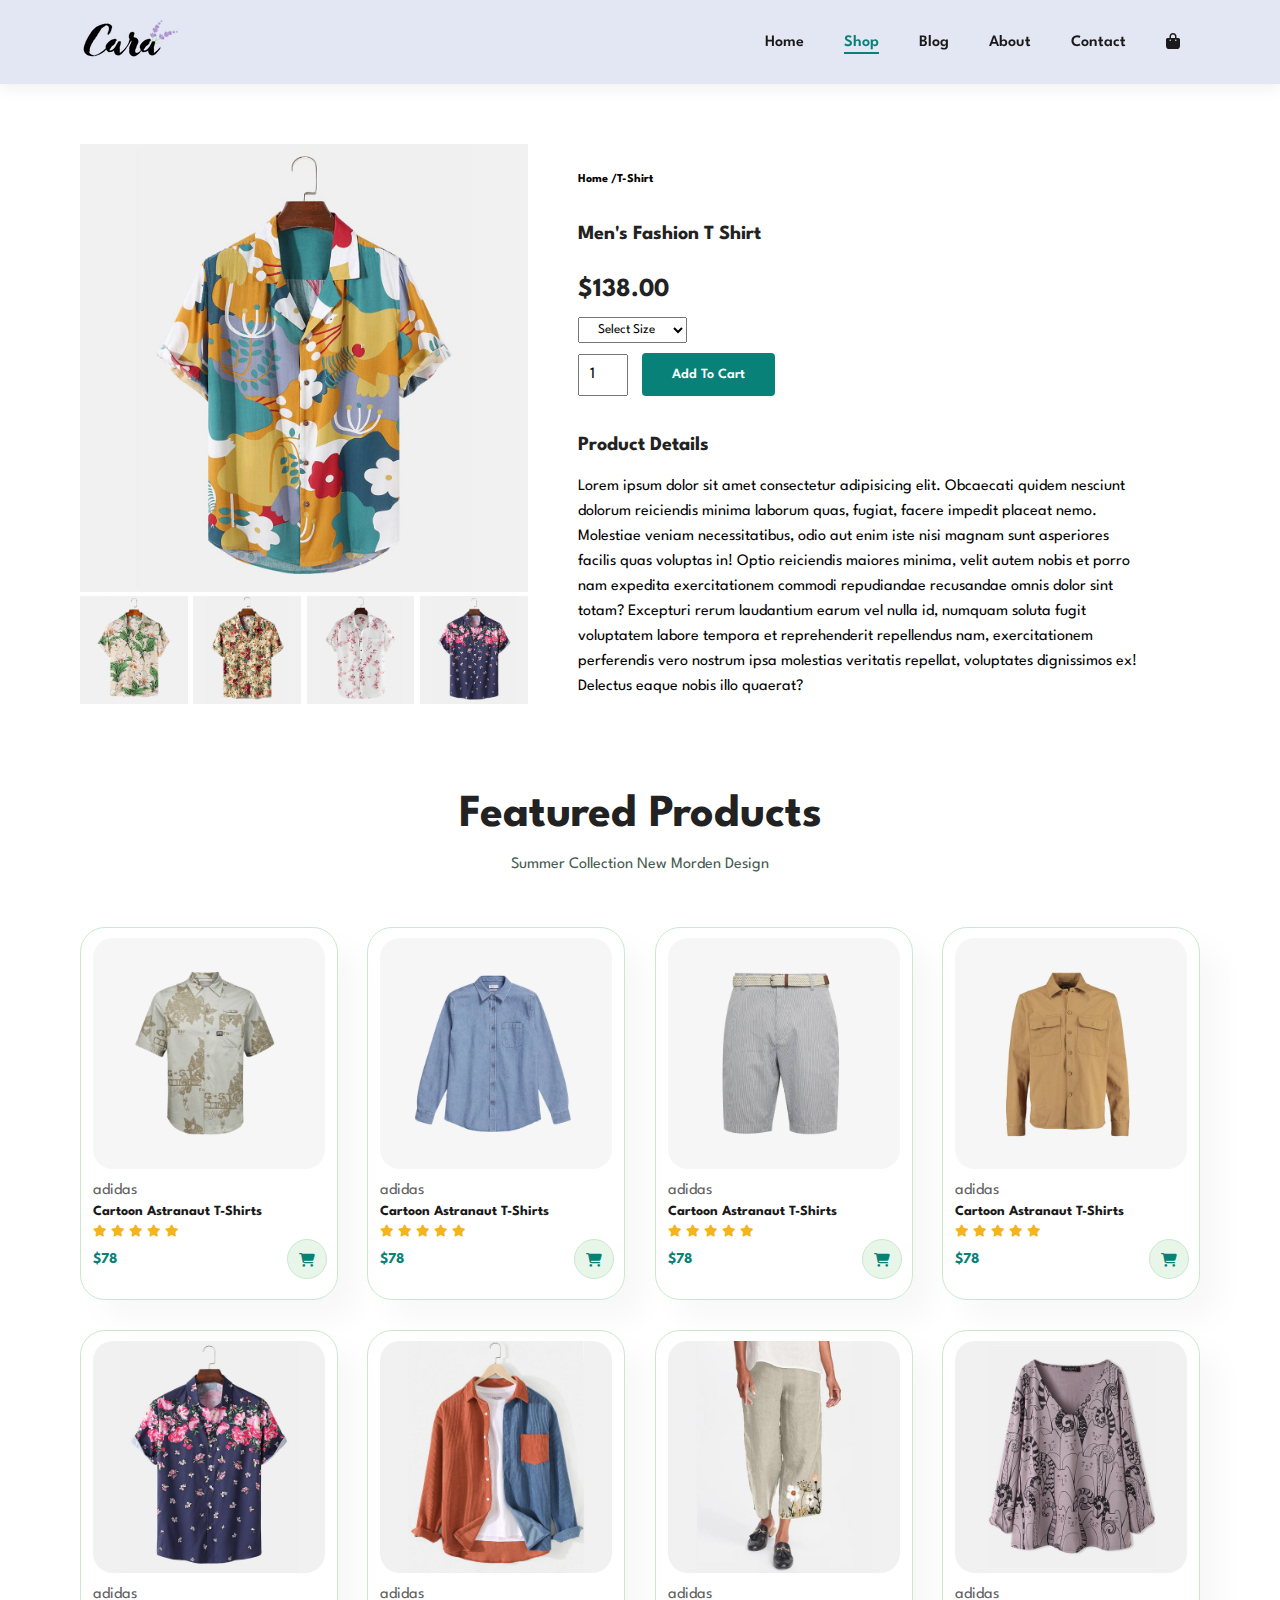
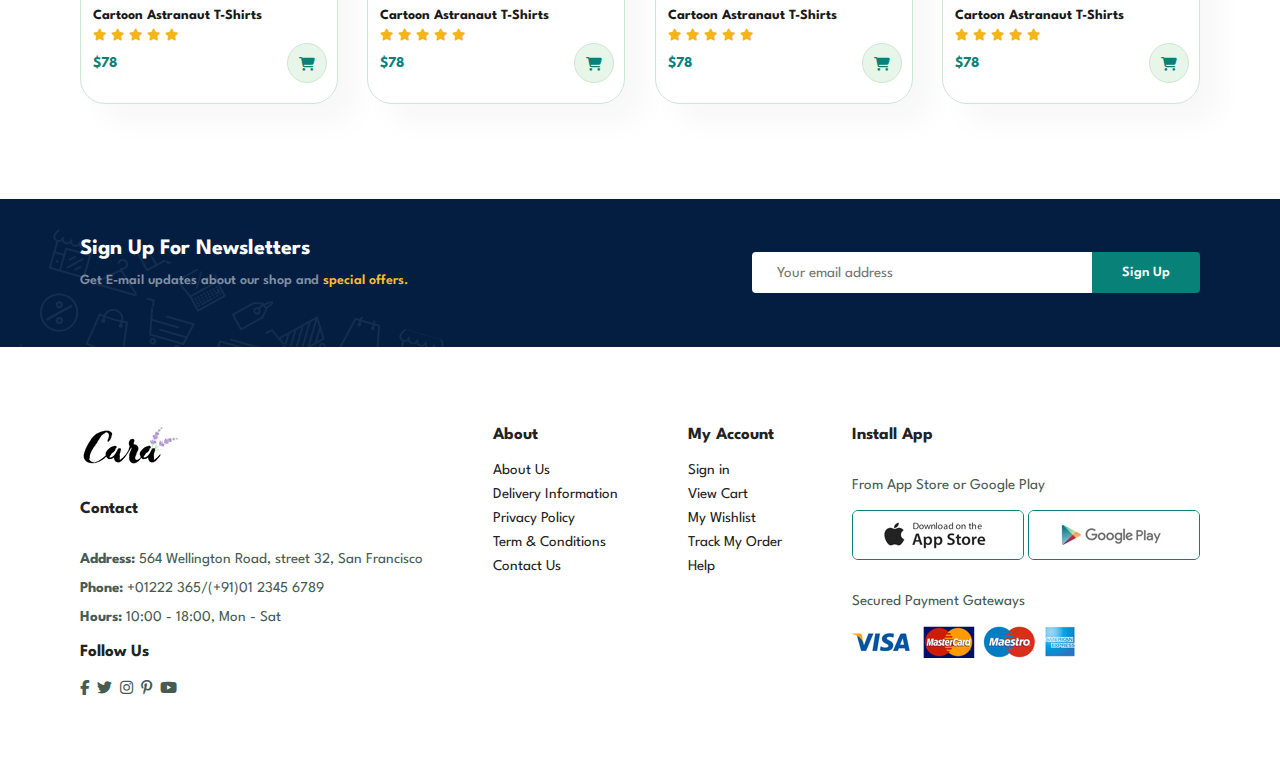
<file: sproduct.html>
<!DOCTYPE html>
<html lang="en">

<head>
    <meta charset="UTF-8">
    <meta name="viewport" content="width=device-width, initial-scale=1.0">
    <!-- title name  -->
    <title>Shop cara</title>
    <!-- link font-awesome icon cdn  -->
    <link rel="stylesheet" href="https://cdnjs.cloudflare.com/ajax/libs/font-awesome/6.6.0/css/all.min.css" />
    <!-- link style sheet  -->
    <link rel="stylesheet" href="style.css">
    <link rel="stylesheet" href="responsive.css">
    <link rel="stylesheet" href="shop.css">
</head>

<body>
    <header>
        <div class="logo">
            <a href="#"><img src="img/logo.png" alt="logo"></a>
        </div>
        <div>
            <ul class="navbar">
                <li><a href="index.html">Home</a></li>
                <li><a class="active" href="shop.html">Shop</a></li>
                <li><a href="blog.html">Blog</a></li>
                <li><a href="about.html">About</a></li>
                <li><a href="contact.html">Contact</a></li>
                <li><a href="cart.html"><i class="fa-solid fa-bag-shopping bag"></i></a></li>
                <i class="fa-solid fa-xmark closebar"></i>
            </ul>
        </div>
        <div class="mobile">
            <a href="cart.html"><i class="fa-solid fa-bag-shopping"></i></a>
            <i class="fa-solid fa-bars menubar"></i>
        </div>
    </header>

    <section class="productDetails section-p1">
        <div class="single-product-Img">
            <img src="img/products/f1.jpg" class="mainImg" width="100%" alt="">
            <div class="smallImg">
                <div class="img-col">
                    <img src="img/products/f2.jpg" class="small-img" width="100%" alt="">
                </div>
                <div class="img-col">
                    <img src="img/products/f3.jpg" class="small-img" width="100%" alt="">
                </div>
                <div class="img-col">
                    <img src="img/products/f4.jpg" class="small-img" width="100%" alt="">
                </div>
                <div class="img-col">
                    <img src="img/products/f5.jpg" class="small-img" width="100%" alt="">
                </div>
            </div>
        </div>
        <div class="single-product-details">
            <h6>Home /T-Shirt</h6>
            <h4>Men's Fashion T Shirt</h4>
            <h2>$138.00</h2>
            <select>
                <option>Select Size</option>
                <option>Small</option>
                <option>Large</option>
                <option>XL</option>
                <option>XXL</option>
            </select>
            <input type="number" value="1">
            <button>Add To Cart</button>
            <h4>Product Details</h4>
            <span>Lorem ipsum dolor sit amet consectetur adipisicing elit. Obcaecati quidem nesciunt dolorum reiciendis
                minima laborum quas, fugiat, facere impedit placeat nemo. Molestiae veniam necessitatibus, odio aut enim
                iste nisi magnam sunt asperiores facilis quas voluptas in! Optio reiciendis maiores minima, velit autem
                nobis et porro nam expedita exercitationem commodi repudiandae recusandae omnis dolor sint totam?
                Excepturi rerum laudantium earum vel nulla id, numquam soluta fugit voluptatem labore tempora et
                reprehenderit repellendus nam, exercitationem perferendis vero nostrum ipsa molestias veritatis
                repellat, voluptates dignissimos ex! Delectus eaque nobis illo quaerat?</span>
        </div>
    </section>

    <section class="product1 section-p1">
        <h2>Featured Products</h2>
        <p>Summer Collection New Morden Design</p>
        <div class="product-container">
            <div class="product">
                <img src="img/products/n4.jpg" alt="">
                <div class="description">
                    <span>adidas</span>
                    <h5>Cartoon Astranaut T-Shirts</h5>
                    <div class="rating">
                        <i class="fa fa-star"></i>
                        <i class="fa fa-star"></i>
                        <i class="fa fa-star"></i>
                        <i class="fa fa-star"></i>
                        <i class="fa fa-star"></i>
                    </div>
                    <h4>$78</h4>
                </div>
                <a href="#"><i class="fa-solid fa-cart-shopping cart"></i></a>
            </div>
            <div class="product">
                <img src="img/products/n5.jpg" alt="">
                <div class="description">
                    <span>adidas</span>
                    <h5>Cartoon Astranaut T-Shirts</h5>
                    <div class="rating">
                        <i class="fa fa-star"></i>
                        <i class="fa fa-star"></i>
                        <i class="fa fa-star"></i>
                        <i class="fa fa-star"></i>
                        <i class="fa fa-star"></i>
                    </div>
                    <h4>$78</h4>
                </div>
                <a href="#"><i class="fa-solid fa-cart-shopping cart"></i></a>
            </div>
            <div class="product">
                <img src="img/products/n6.jpg" alt="">
                <div class="description">
                    <span>adidas</span>
                    <h5>Cartoon Astranaut T-Shirts</h5>
                    <div class="rating">
                        <i class="fa fa-star"></i>
                        <i class="fa fa-star"></i>
                        <i class="fa fa-star"></i>
                        <i class="fa fa-star"></i>
                        <i class="fa fa-star"></i>
                    </div>
                    <h4>$78</h4>
                </div>
                <a href="#"><i class="fa-solid fa-cart-shopping cart"></i></a>
            </div>
            <div class="product">
                <img src="img/products/n7.jpg" alt="">
                <div class="description">
                    <span>adidas</span>
                    <h5>Cartoon Astranaut T-Shirts</h5>
                    <div class="rating">
                        <i class="fa fa-star"></i>
                        <i class="fa fa-star"></i>
                        <i class="fa fa-star"></i>
                        <i class="fa fa-star"></i>
                        <i class="fa fa-star"></i>
                    </div>
                    <h4>$78</h4>
                </div>
                <a href="#"><i class="fa-solid fa-cart-shopping cart"></i></a>
            </div>
            <div class="product">
                <img src="img/products/f5.jpg" alt="">
                <div class="description">
                    <span>adidas</span>
                    <h5>Cartoon Astranaut T-Shirts</h5>
                    <div class="rating">
                        <i class="fa fa-star"></i>
                        <i class="fa fa-star"></i>
                        <i class="fa fa-star"></i>
                        <i class="fa fa-star"></i>
                        <i class="fa fa-star"></i>
                    </div>
                    <h4>$78</h4>
                </div>
                <a href="#"><i class="fa-solid fa-cart-shopping cart"></i></a>
            </div>
            <div class="product">
                <img src="img/products/f6.jpg" alt="">
                <div class="description">
                    <span>adidas</span>
                    <h5>Cartoon Astranaut T-Shirts</h5>
                    <div class="rating">
                        <i class="fa fa-star"></i>
                        <i class="fa fa-star"></i>
                        <i class="fa fa-star"></i>
                        <i class="fa fa-star"></i>
                        <i class="fa fa-star"></i>
                    </div>
                    <h4>$78</h4>
                </div>
                <a href="#"><i class="fa-solid fa-cart-shopping cart"></i></a>
            </div>
            <div class="product">
                <img src="img/products/f7.jpg" alt="">
                <div class="description">
                    <span>adidas</span>
                    <h5>Cartoon Astranaut T-Shirts</h5>
                    <div class="rating">
                        <i class="fa fa-star"></i>
                        <i class="fa fa-star"></i>
                        <i class="fa fa-star"></i>
                        <i class="fa fa-star"></i>
                        <i class="fa fa-star"></i>
                    </div>
                    <h4>$78</h4>
                </div>
                <a href="#"><i class="fa-solid fa-cart-shopping cart"></i></a>
            </div>
            <div class="product">
                <img src="img/products/f8.jpg" alt="">
                <div class="description">
                    <span>adidas</span>
                    <h5>Cartoon Astranaut T-Shirts</h5>
                    <div class="rating">
                        <i class="fa fa-star"></i>
                        <i class="fa fa-star"></i>
                        <i class="fa fa-star"></i>
                        <i class="fa fa-star"></i>
                        <i class="fa fa-star"></i>
                    </div>
                    <h4>$78</h4>
                </div>
                <a href="#"><i class="fa-solid fa-cart-shopping cart"></i></a>
            </div>
        </div>
    </section>

    <section class="newsletters section-p1 section-m1">
        <div class="news">
            <h4>Sign Up For Newsletters</h4>
            <p>Get E-mail updates about our shop and <span>special offers.</span></p>
        </div>
        <div class="form">
            <input type="text" placeholder="Your email address">
            <button>Sign Up</button>
        </div>
    </section>

    <footer class="section-p1">
        <div class="col-1">
            <img src="img/logo.png" alt="logo">
            <h4>Contact</h4>
            <p><strong>Address:</strong> 564 Wellington Road, street 32, San Francisco</p>
            <p><strong>Phone:</strong> +01222 365/(+91)01 2345 6789</p>
            <p><strong>Hours:</strong> 10:00 - 18:00, Mon - Sat</p>
            <div class="follow">
                <h4>Follow Us</h4>
                <a href="#"> <i class="fa-brands fa-facebook-f"></i></a>
                <a href="#"> <i class="fa-brands fa-twitter"></i></a>
                <a href="#"> <i class="fa-brands fa-instagram"></i></a>
                <a href="#"> <i class="fa-brands fa-pinterest-p"></i></a>
                <a href="#"> <i class="fa-brands fa-youtube"></i></a>
            </div>
        </div>
        <div class="col-2">
            <h4>About</h4>
            <a href="#">About Us</a>
            <a href="#">Delivery Information</a>
            <a href="#">Privacy Policy</a>
            <a href="#">Term & Conditions</a>
            <a href="#">Contact Us</a>
        </div>
        <div class="col-3">
            <h4>My Account</h4>
            <a href="#">Sign in</a>
            <a href="#">View Cart</a>
            <a href="#">My Wishlist</a>
            <a href="#">Track My Order</a>
            <a href="#">Help</a>
        </div>
        <div class="col-4">
            <h4>Install App</h4>
            <p>From App Store or Google Play</p>
            <div class="app">
                <img src="img/pay/app.jpg" alt="">
                <img src="img/pay/play.jpg" alt="">
            </div>
            <p>Secured Payment Gateways</p>
            <img src="img/pay/pay.png" alt="">
        </div>
    </footer>


    <!-- link script sheet  -->
    <script src="script.js"></script>
</body>

</html>
</file>
<file: style.css>
@import url('https://fonts.googleapis.com/css2?family=League+Spartan:wght@100..900&display=swap');

* {
    margin: 0;
    padding: 0;
    box-sizing: border-box;
    font-family: "League Spartan", sans-serif;
}

body {
    width: 100%;
    height: 100%;
}

h1 {
    font-size: 50px;
    line-height: 64px;
    color: #222;
}

h2 {
    font-size: 46px;
    line-height: 54px;
    color: #222;
}

h4 {
    font-size: 20px;
    color: #222;
}

h6 {
    font-size: 12px;
    font-weight: 700;
}

p {
    font-size: 16px;
    color: #465b52;
    margin: 15px 0 20px 0;
}

.section-p1 {
    padding: 40px 80px;
}

.section-m1 {
    margin: 40px 0;
}



/* header start  */

header {
    display: flex;
    align-items: center;
    justify-content: space-between;
    padding: 20px 80px;
    background-color: #e3e6f3;
    box-shadow: 0 5px 15px rgba(0, 0, 0, 0.06);
    position: sticky;
    top: 0;
    left: 0;
    z-index: 999;
}

.navbar {
    display: flex;
    align-items: center;
    justify-content: center;
}

.navbar li {
    list-style: none;
    padding: 0 20px;
}

.navbar li a {
    text-decoration: none;
    color: #1a1a1a;
    font-weight: 600;
    font-size: 16px;
    position: relative;
    transition: 0.3s ease;
}

.navbar li a:hover,
.navbar li a.active {
    color: #088178;
}

.navbar li a:hover::after,
.navbar li a.active::after {
    content: "";
    position: absolute;
    width: 100%;
    height: 2px;
    bottom: -4px;
    left: 0;
    background-color: #088178;
}

.navbar .closebar {
    display: none;
}

.mobile {
    display: none;
    align-items: center;
    gap: 20px;
}

.mobile a {
    text-decoration: none;
    color: #1a1a1a;
    font-weight: 600;
    font-size: 16px;
    transition: 0.3s ease;

    &:hover {
        color: #088178;
    }
}

/* header end  */

/* home start  */

.hero {
    background-image: url(img/hero4.png);
    width: 100%;
    height: 90vh;
    background-size: cover;
    background-repeat: no-repeat;
    display: flex;
    flex-direction: column;
    align-items: flex-start;
    justify-content: center;
    padding: 0 80px;
}

.hero h1 {
    color: #088178;
}

.hero button {
    background-image: url(img/button.png);
    padding: 20px 80px;
    background-color: transparent;
    background-repeat: no-repeat;
    background-position: center;
    border: none;
    font-weight: 700;
    font-size: 18px;
    color: #088178;
    cursor: pointer;
}

/* feature section start  */

.feature {
    display: flex;
    align-items: center;
    justify-content: space-between;
    flex-wrap: wrap;

}

.feature .fea-box {
    width: 180px;
    text-align: center;
    padding: 25px 15px;
    box-shadow: 20px 20px 35px rgba(0, 0, 0, 0.03);
    border: 1px solid #cce7d0;
    border-radius: 4px;
    margin: 15px 0;

    &:hover {
        box-shadow: 10px 10px 65px rgba(70, 62, 221, 0.01);
    }
}

.feature .fea-box img {
    width: 100%;
    margin-bottom: 10px;
}

.feature .fea-box h6 {
    background-color: #fddde4;
    color: #088178;
    padding: 9px 10px 6px 10px;
    display: inline-block;
    line-height: 1;
    border-radius: 4px;
}

.feature .fea-box:nth-child(2) h6 {
    background-color: #cdebbc;
}

.feature .fea-box:nth-child(3) h6 {
    background-color: #d1e8f2;
}

.feature .fea-box:nth-child(4) h6 {
    background-color: #cdd4f8;
}

.feature .fea-box:nth-child(5) h6 {
    background-color: #f6dbf6;
}

.feature .fea-box:nth-child(6) h6 {
    background-color: #fff3e5;
}

.product-container {
    display: flex;
    align-items: center;
    justify-content: space-between;
    padding-top: 20px;
    flex-wrap: wrap;
}

.product1 {
    text-align: center;
}

.product-container .product {
    width: 23%;
    min-width: 250px;
    border: 1px solid #cce7d0;
    padding: 10px 12px;
    border-radius: 25px;
    box-shadow: 20px 20px 30px rgba(0, 0, 0, 0.03);
    margin: 15px 0;
    transition: 0.2s ease;
    position: relative;

    &:hover {
        box-shadow: 20px 20px 30px rgba(0, 0, 0, 0.06);
        cursor: pointer;
    }
}

.product-container .product img {
    width: 100%;
    object-fit: contain;
    border-radius: 20px;
}

.product-container .product .description {
    text-align: start;
    padding: 10px 0;
}

.product .description span {
    color: #606063;
}

.product .description h5 {
    font-size: 14px;
    padding-top: 7px;
    color: #1a1a1a;
}

.product .description .rating i {
    font-size: 12px;
    padding-top: 7px;
    color: rgb(243, 181, 25);
}

.product .description h4 {
    color: #088178;
    font-size: 15px;
    font-weight: 700;
    line-height: 40px;
}

.product-container .product .cart {
    width: 40px;
    height: 40px;
    border-radius: 50%;
    background-color: #e8f6ea;
    color: #088178;
    border: 1px solid #cce7d0;
    line-height: 40px;
    position: absolute;
    bottom: 20px;
    right: 10px;
    font-size: 14px;
}

/* feature section end  */

/* banner start  */

.banner {
    text-align: center;
    background-image: url(img/banner/b2.jpg);
    width: 100%;
    height: 40vh;
    display: flex;
    align-items: center;
    justify-content: center;
    flex-direction: column;
    background-position: center;
    background-size: cover;
}

.banner h4 {
    color: #fff;
    font-size: 20px;
}

.banner h2 {
    color: #fff;
    font-size: 40px;
    padding: 10px 0;
}

.banner h2 span {
    color: #ef3636;
}

.banner button {
    font-size: 14px;
    font-weight: 600;
    padding: 15px 30px;
    color: #000;
    background-color: #fff;
    border-radius: 4px;
    border: none;
    outline: none;
    transition: 0.3s;

    &:hover {
        cursor: pointer;
        background-color: #088178;
        color: #fff;
    }
}


.sm-banner {
    display: flex;
    align-items: center;
    justify-content: space-between;
    flex-wrap: wrap;
}

.sm-banner .banner-box {
    background-image: url(img/banner/b17.jpg);
    min-width: 580px;
    height: 50vh;
    display: flex;
    align-items: flex-start;
    justify-content: center;
    flex-direction: column;
    background-position: center;
    background-size: cover;
    padding: 30px;
}

.sm-banner .banner-box2 {
    background-image: url(img/banner/b10.jpg);
}

.sm-banner h4 {
    color: #fff;
    font-weight: 300;
    font-size: 20px;
}

.sm-banner h2 {
    color: #fff;
    font-weight: 800;
    font-size: 35px;
}

.sm-banner span {
    color: #fff;
    font-weight: 500;
    font-size: 15px;
    padding-bottom: 15px;
}

.sm-banner button {
    font-size: 13px;
    font-weight: 600;
    padding: 11px 18px;
    color: #fff;
    background-color: transparent;
    border: 1px solid #fff;
    outline: none;
    transition: 0.3s;
}

.banner-box:hover button {
    cursor: pointer;
    background-color: #088178;
    color: #fff;
    border: 1px solid #088178;
}

.banner3 {
    display: flex;
    align-items: center;
    justify-content: space-between;
    padding: 0 80px;
    flex-wrap: wrap;
}

.banner3 .banner-box {
    background-image: url(img/banner/b7.jpg);
    min-width: 30%;
    height: 30vh;
    display: flex;
    align-items: flex-start;
    justify-content: center;
    flex-direction: column;
    background-position: center;
    background-size: cover;
    padding: 20px;
    margin-bottom: 20px;
}

.banner3 .banner-box2 {
    background-image: url(img/banner/b4.jpg);
}

.banner3 .banner-box3 {
    background-image: url(img/banner/b18.jpg);
}

.banner3 .banner-box h2 {
    color: #fff;
    font-size: 22px;
    font-weight: 900;
}

.banner3 .banner-box h3 {
    color: #ec544e;
    font-size: 15px;
    font-weight: 800;
}

/* banner end  */

/* newsletters banner start  */

.newsletters {
    display: flex;
    align-items: center;
    justify-content: space-between;
    flex-wrap: wrap;
    background-image: url(img/banner/b14.png);
    background-position: 20px 30px;
    background-repeat: no-repeat;
    background-color: #041e42;
}

.newsletters .news h4 {
    font-size: 22px;
    color: #fff;
    font-weight: 700;
}

.newsletters .news p {
    font-size: 14px;
    color: #818ea0;
    font-weight: 600;
}

.newsletters .news p span {
    color: #ffbd27;
}

.newsletters .form {
    display: flex;
    width: 40%;
}

.newsletters .form input {
    padding: 0 1.5rem;
    font-size: 15px;
    width: 100%;    
    border: 1px solid transparent;
    border-radius: 4px;
    outline: none;
    border-top-right-radius: 0;
    border-bottom-right-radius: 0;
}

.newsletters .form button {
    font-size: 14px;
    font-weight: 600;
    padding: 14px 30px;
    color: #fff;
    background-color: #088178;
    border-radius: 4px;
    border: none;
    outline: none;
    transition: 0.3s;
    white-space: nowrap;
    border-top-left-radius: 0;
    border-bottom-left-radius: 0;
}

.newsletters .form button:hover {
    cursor: pointer;
    background-color: #fff;
    color: #000;
}

/* newsletters banner end  */

/* footer start  */

footer {
    display: flex;
    flex-wrap: wrap;
    justify-content: space-between;
}

.col-2,
.col-3 {
    display: flex;
    flex-direction: column;
    text-align: start;
}

.col-1,
.col-2,
.col-3,
.col-4 {
    margin-bottom: 30px;
}

footer .col-1 img {
    margin-bottom: 30px;
}

footer h4 {
    font-size: 17px;
    padding-bottom: 20px;
}

footer p {
    font-size: 15px;
    margin-bottom: 8px;
}

footer a {
    font-size: 15px;
    margin-bottom: 8px;
    text-decoration: none;
    color: #222;
    margin-bottom: 10px;

    &:hover{
        color: #088178;
    }
}

footer .follow {
    margin-top: 20px;
}

footer .follow i {
    color: #465b52;
    padding-right: 4px;
    
    &:hover{
        color: #088178;
    }
}

footer .app img {
    border: 1px solid #088178;
    border-radius: 6px;
}

footer .col-4 img{
    margin: 10px 0 15px 0;
}
</file>
<file: responsive.css>
@media (max-width:799px) {
    .section-p1 {
        padding: 40px 40px;
    }

    .navbar {
        display: flex;
        flex-direction: column;
        align-items: flex-start;
        justify-content: flex-start;
        position: fixed;
        top: 0;
        right: -300px;
        height: 100vh;
        width: 300px;
        background-color: #e3e6f3;
        box-shadow: 0 40px 60px rgba(0, 0, 0, 0, 01);
        padding: 80px 0 0 10px;
        transition: 0.3s;
    }

    .navbar.active {
        right: 0;
    }

    .navbar li {
        margin-bottom: 25px;
    }

    .navbar .bag {
        display: none;
    }

    .navbar .closebar {
        display: initial;
        position: absolute;
        top: 30px;
        left: 30px;
        font-size: 20px;
    }

    .mobile {
        display: flex;
    }

    .hero {
        height: 70vh;
        padding: 0 80px;
        background-position: right 30% top 30%;
    }

    .feature {
        justify-content: center;
    }

    .feature .fea-box {
        margin: 15px 15px;
    }

    .product-container {
        justify-content: center;
    }

    .product-container .product {
        margin: 15px;
    }

    .banner {
        height: 20vh;
    }

    .sm-banner .banner-box {
        min-width: 100%;
        height: 30vh;
    }

    .banner3 {
        padding: 0 40px;
    }

}

@media (max-width:477px) {

    .section-p1 {
        padding: 20px;
    }

    header {
        padding: 10px 20px;
    }

    h1 {
        font-size: 38px;
    }

    h2 {
        font-size: 32px;
    }


    .hero {
        padding: 0 20px;
        background-position: 60%;
    }

    .feature {
        justify-content: space-between;
    }

    .feature .fea-box {
        width: 155px;
        margin: 0 0 15px 0;
    }

    .product-container .product {
        width: 100%;
    }

    .banner {
        height: 40vh;
    }

    .sm-banner .banner-box {
        height: 40vh;
    }

    .sm-banner .banner-box2 {
        margin-top: 20px;
    }

    .banner3 {
        justify-content: center;
        padding: 20px;
    }

    .banner3 .banner-box {
        width: 100%;
    }

    .newsletters {
        padding: 40px 20px;
    }

    .newsletters .form {
        width: 100%;
    }

    /* sproduct deatils  */

    .productDetails {
        display: flex;
        flex-direction: column;
    }

    .productDetails .single-product-Img {
        width: 100%;
        margin-right: 0px;
    }

    .productDetails .single-product-details {
        width: 100%;
    }


    /* blog deatils  */

     body .blogs {
        padding: 100px 20px 0 20px;
    }

    .blogs .blog-box {
        display: flex;
        align-items: flex-start;
        flex-direction: column;
    }

    .blogs .blog-box .blog-img {
        width: 100%;
        margin-bottom: 30px;
    }

    .blogs .blog-box .blog-details {
        width: 100%;
    }

}

@media (max-width:320px) {
    .hero {
        height: 50vh;
        padding: 0 20px;
    }

    h1 {
        line-height: 44px;
    }

    h2 {
        line-height: 44px;
    }

    .feature {
        justify-content: center;
    }

    .feature .fea-box {
        width: 200px;
    }

    .sm-banner .banner-box {
        height: 30vh;
    }

    .banner3 .banner-box {
        height: 20vh;
    }

    .newsletters .news p {
        line-height: 20px;
    }

    .newsletters .form input {
        padding: 0 0.5rem;
    }
}


@media (min-width:799px) and (max-width:1024px) {
    .hero {
        background-position: center;
    }

    .feature .fea-box {
        width: 250px;
    }

    .product-container {
        justify-content: flex-start;
    }

    .product-container .product {
        margin: 19px;
    }

    .sm-banner {
        justify-content: center;
        padding: 40px 40px;
    }

    .sm-banner .banner-box {
        width: 100%;
        height: 50vh;
    }

    .banner3 {
        padding: 0 40px;
    }
}
</file>
<file: shop.css>
.page-header {
    background-image: url(img/banner/b1.jpg);
    width: 100%;
    height: 40vh;
    background-size: cover;
    display: flex;
    align-items: center;
    justify-content: center;
    flex-direction: column;
    padding: 15px;
}

.page-header h2,
.page-header p {
    color: #fff;
}

.pagination {
    text-align: center;
}

.pagination a {
    text-decoration: none;
    padding: 15px 20px;
    background-color: #088178;
    color: #fff;
    font-weight: 600;
    border-radius: 4px;
}

/* sproduct details start */

.productDetails {
    display: flex;
    width: 100%;
    margin-top: 20px;
}

.single-product-Img {
    width: 40%;
    margin-right: 50px;
}

.smallImg {
    display: flex;
    align-items: center;
    justify-content: space-between;
}

.smallImg .img-col {
    flex-basis: 24%;
    cursor: pointer;
}

.single-product-details {
    width: 50%;
    padding-top: 30px;
}

.single-product-details h4 {
    padding: 40px 0 20px 0;
}

.single-product-details h2 {
    font-size: 26px;
}

.single-product-details select {
    display: block;
    padding: 5px 15px;
    margin-bottom: 10px;
    outline: none;
    cursor: pointer;
}

.single-product-details input {
    width: 50px;
    height: 42px;
    font-size: 16px;
    padding-left: 10px;
    margin-right: 10px;
    outline: none;
}

.single-product-details button {
    font-size: 14px;
    font-weight: 600;
    padding: 15px 30px;
    background-color: #088178;
    color: #fff;
    border-radius: 4px;
    border: none;
    outline: none;
    transition: 0.3s;

    &:hover {
        cursor: pointer;
        background-color: #066862;
    }
}

.single-product-details span {
    line-height: 25px;
}

/* sproduct details end */
</file>
<file: blog.css>
/* header start  */

.blog-header {
    background-image: url(img/banner/b19.jpg);
}

.blogs {
    padding: 150px 150px 0 150px;
}

.blog-box {
    display: flex;
    align-items: center;
    width: 100%;
    position: relative;
    padding-bottom: 90px;
}

.blog-box .blog-img {
    width: 50%;
    margin-right: 40px;
}

.blog-box img {
    width: 100%;
    height: 300px;
    object-fit: cover;
}

.blog-box .blog-details {
    width: 50%;
}

.blog-box .blog-details p {
    width: 90%;   
}

.blog-details a {
    text-decoration: none;
    color: #000;
    font-size: 11px;
    font-weight: 700;
    position: relative;
}

.blog-details a::after{
    content: "";
    position: absolute;
    width: 50%;
    height: 1px;
    background-color: #000;
    top: 4px;
    right: -60px;
}

.blog-details a:hover{
    color: #088170;
}

.blog-details a:hover::after{
    background-color: #088170;
}

.blog-box h1 {
    position: absolute;
    top: -40px;
    z-index: -1;
    font-size: 70px;
    font-weight: 700;
    color: #c9cbce;
}
</file>
